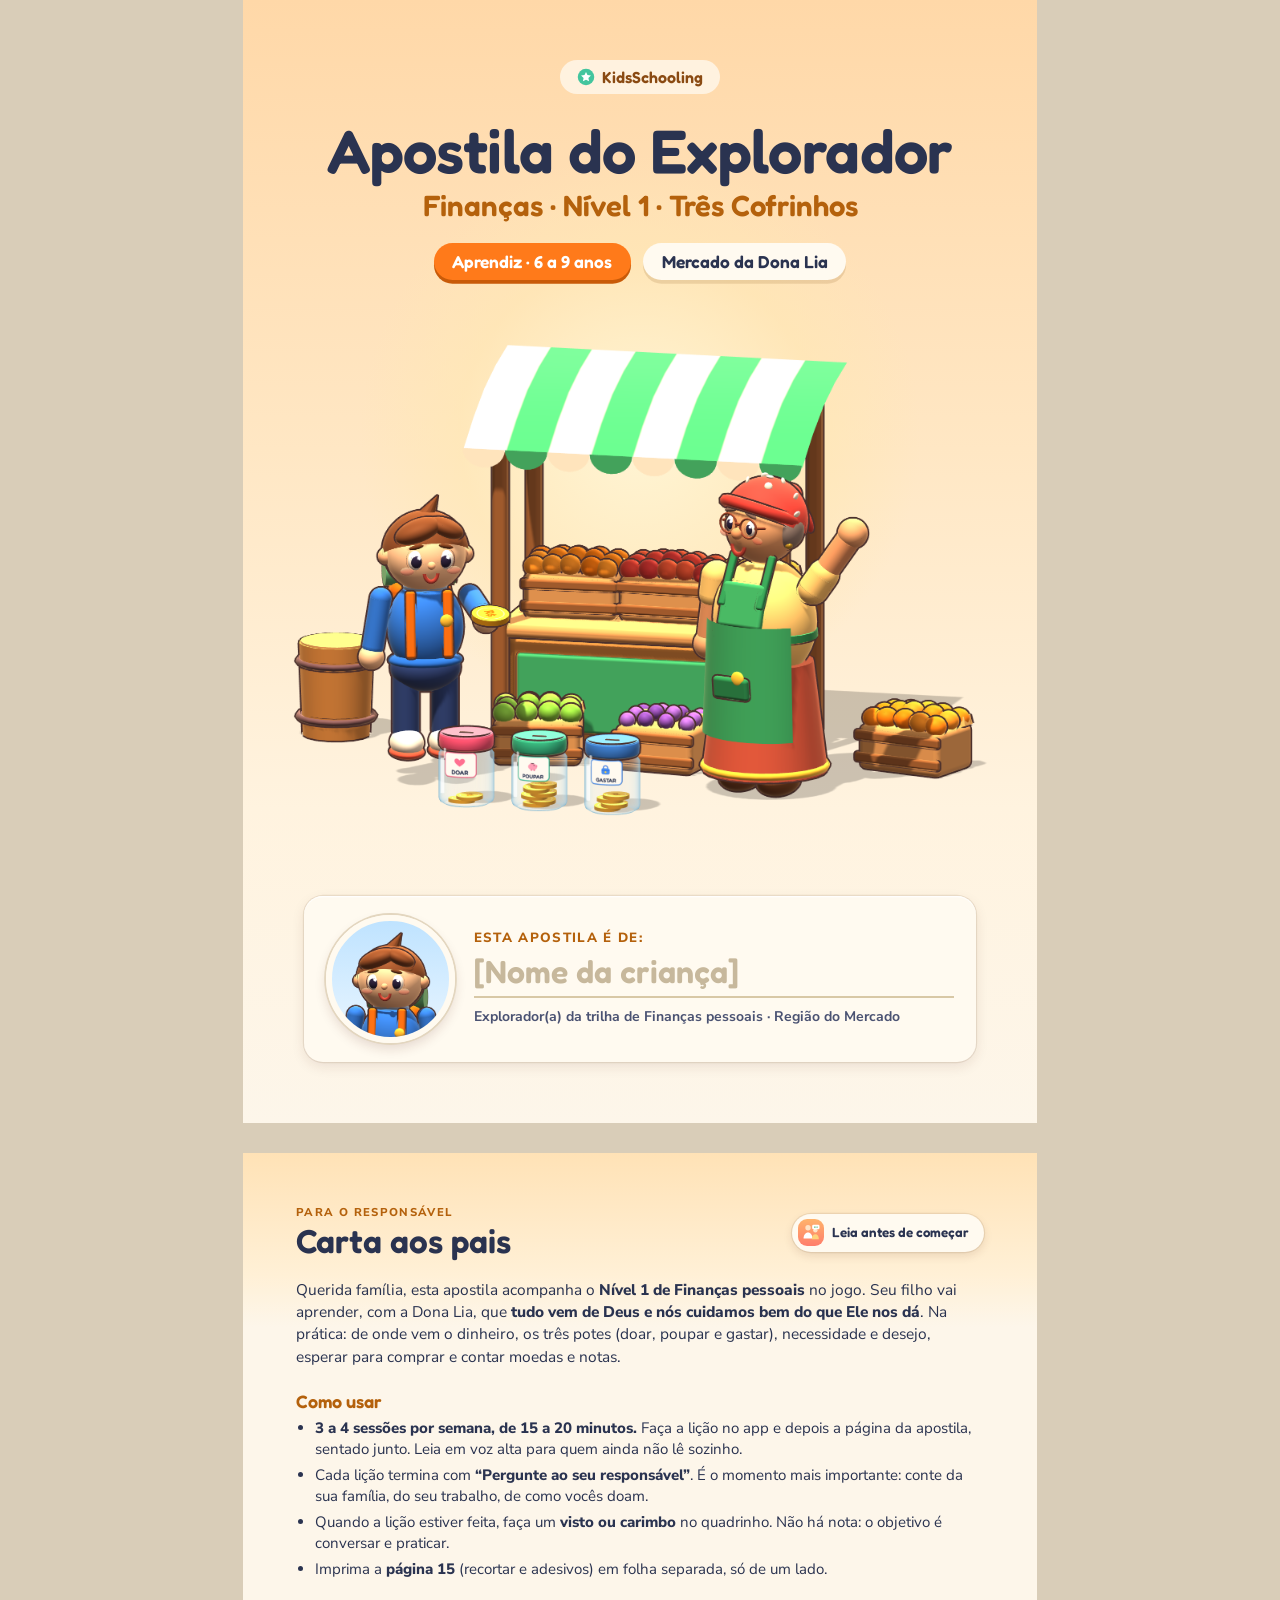
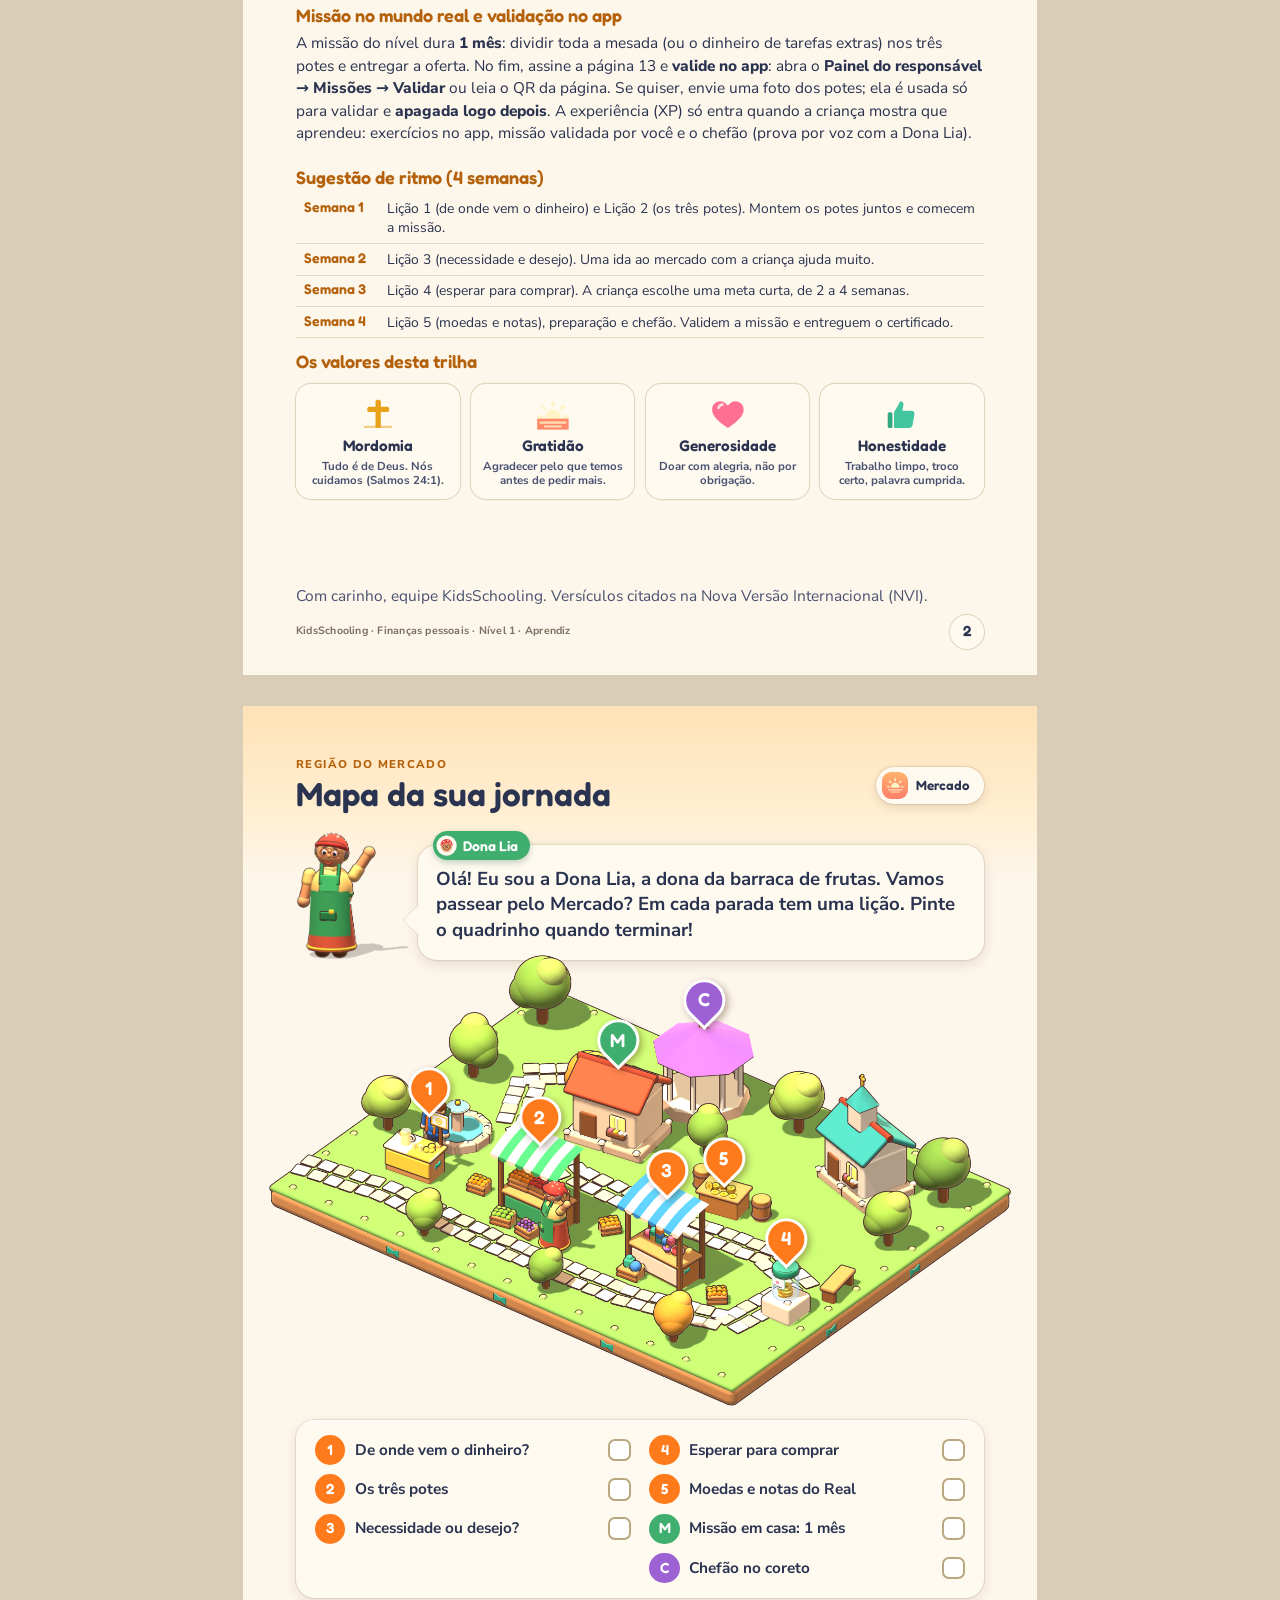
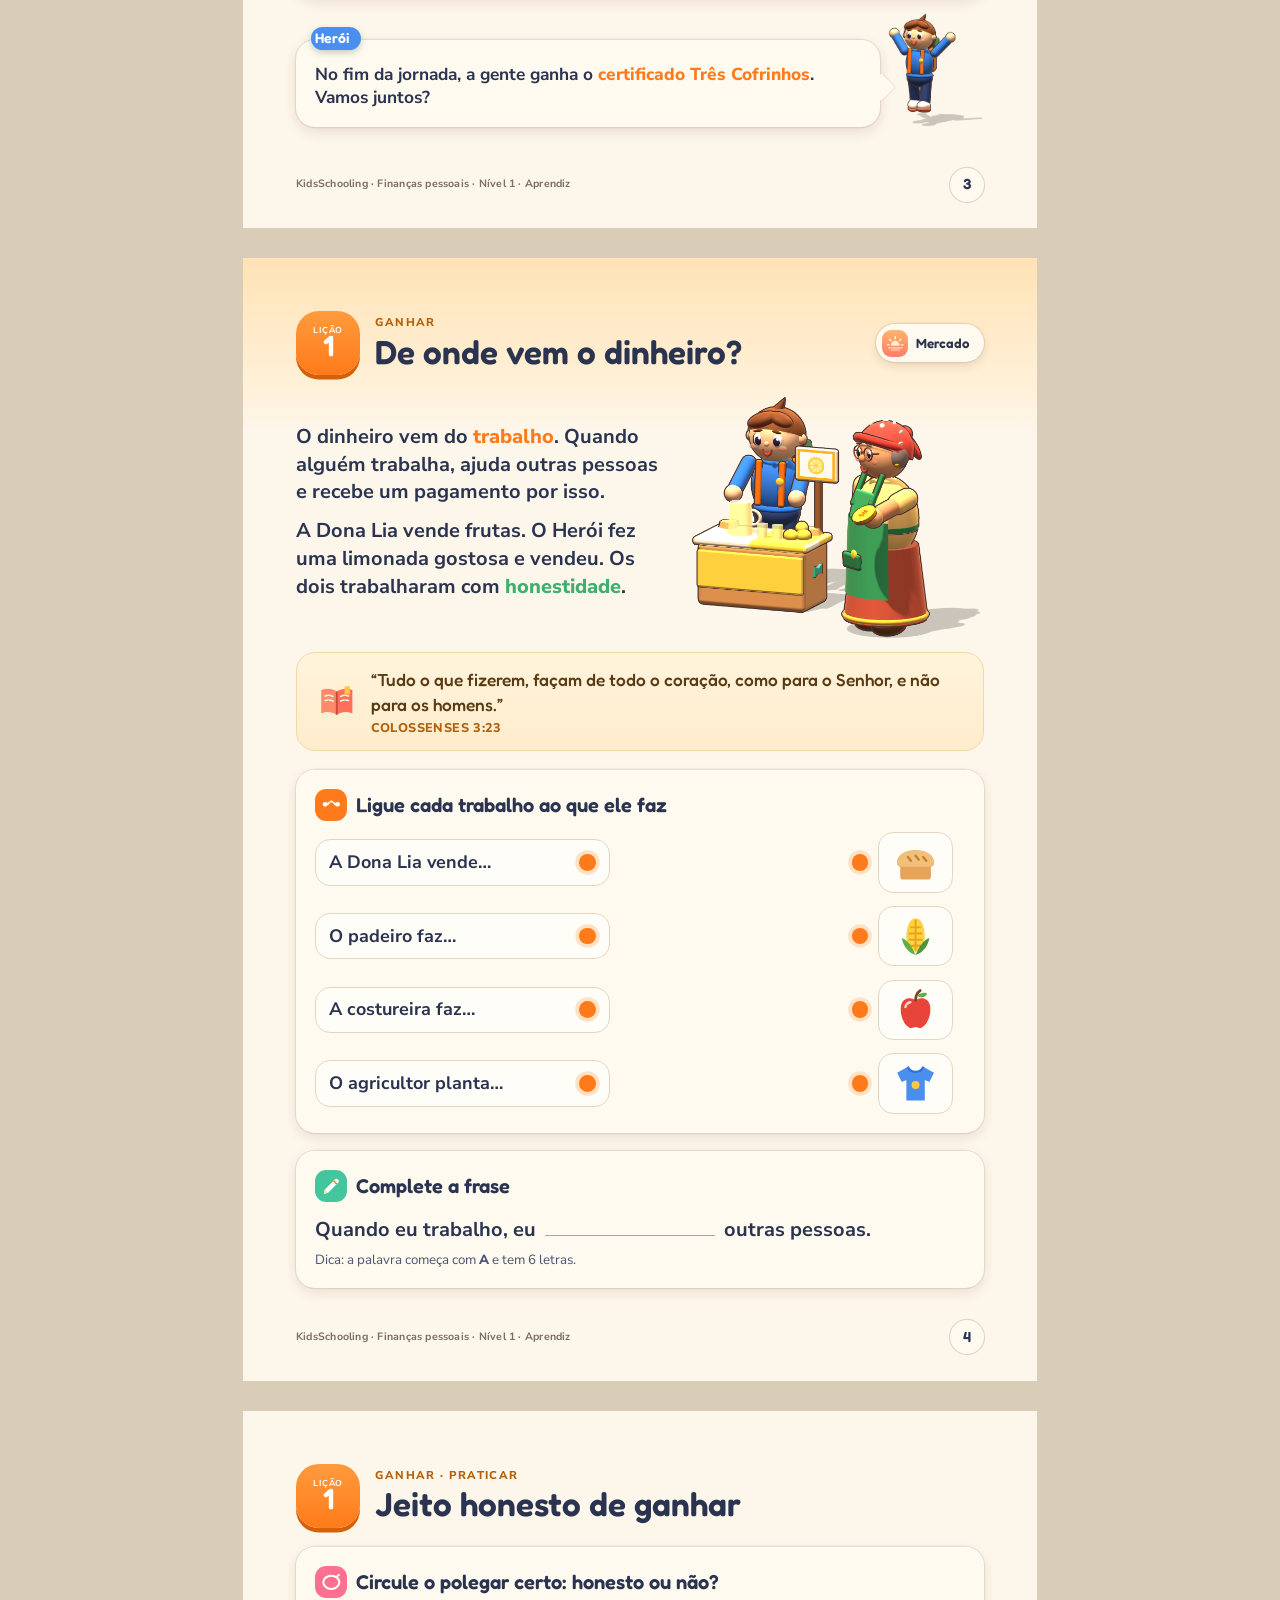
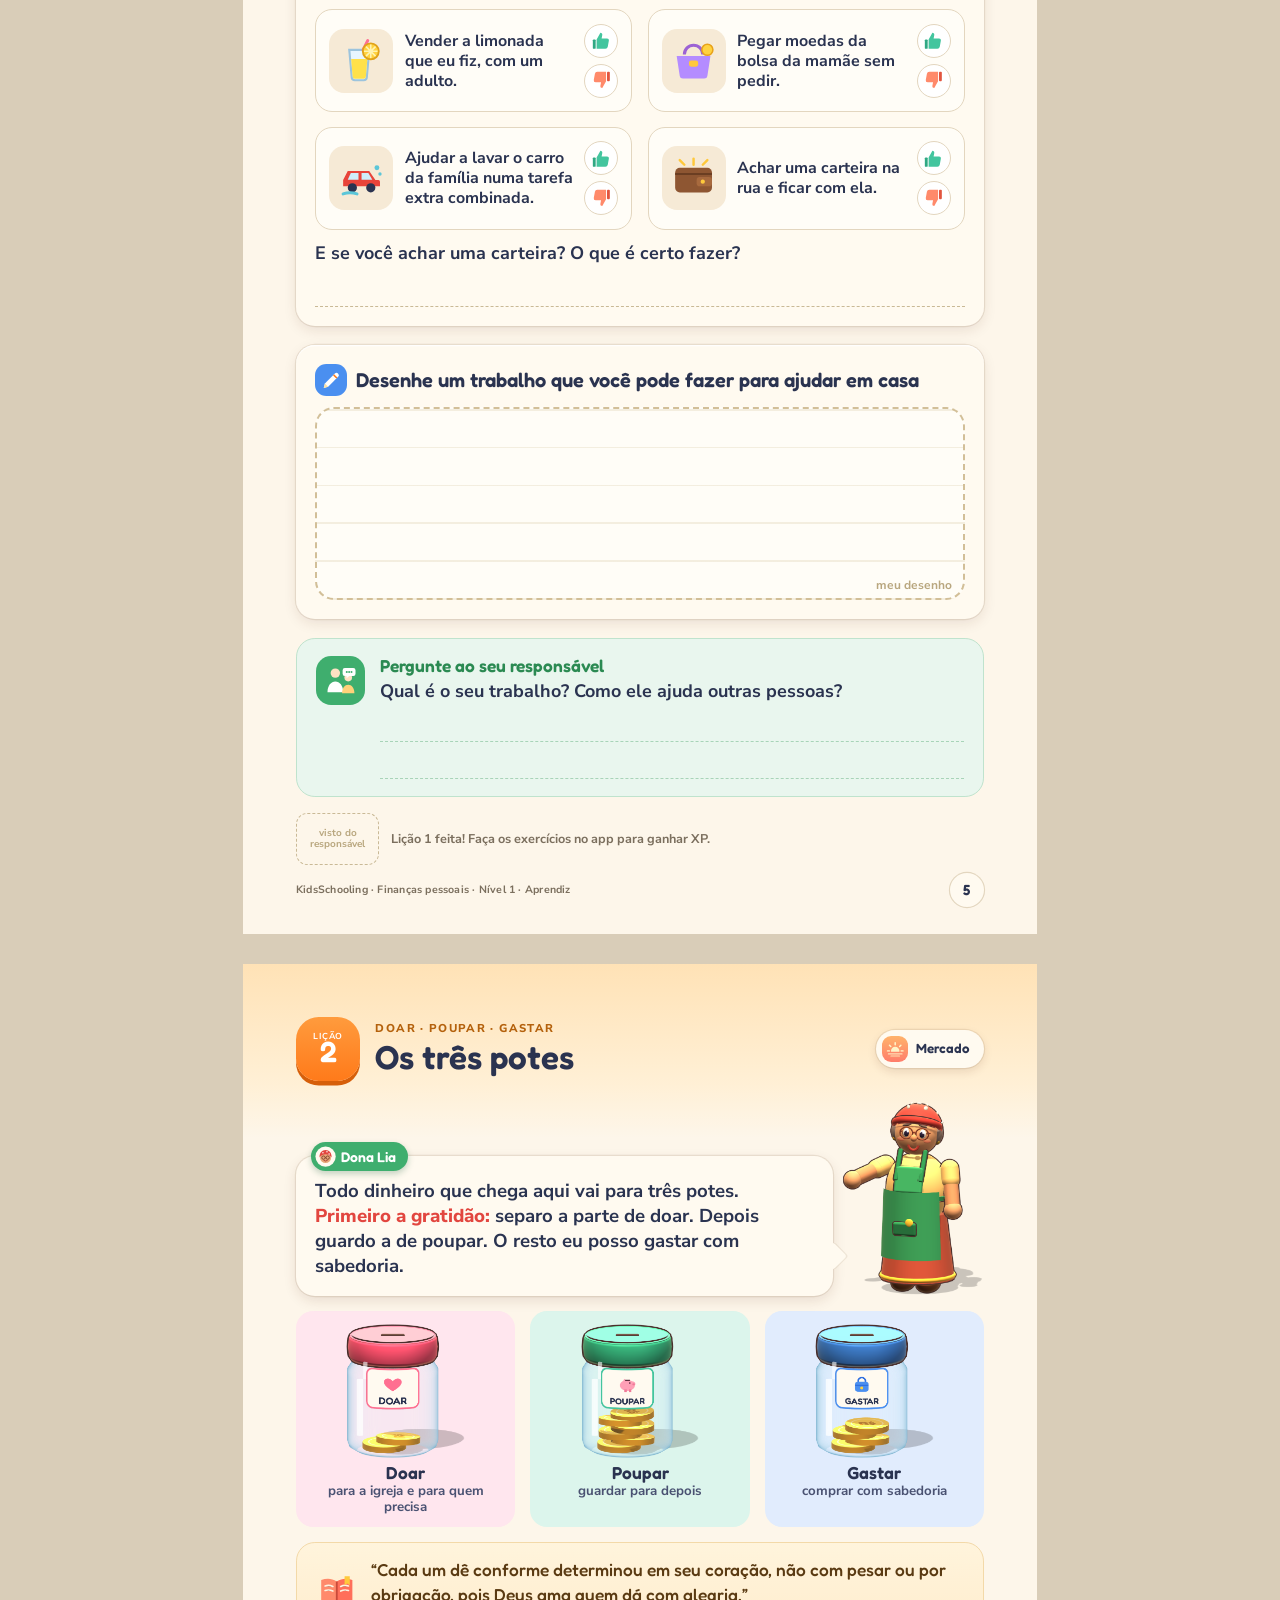
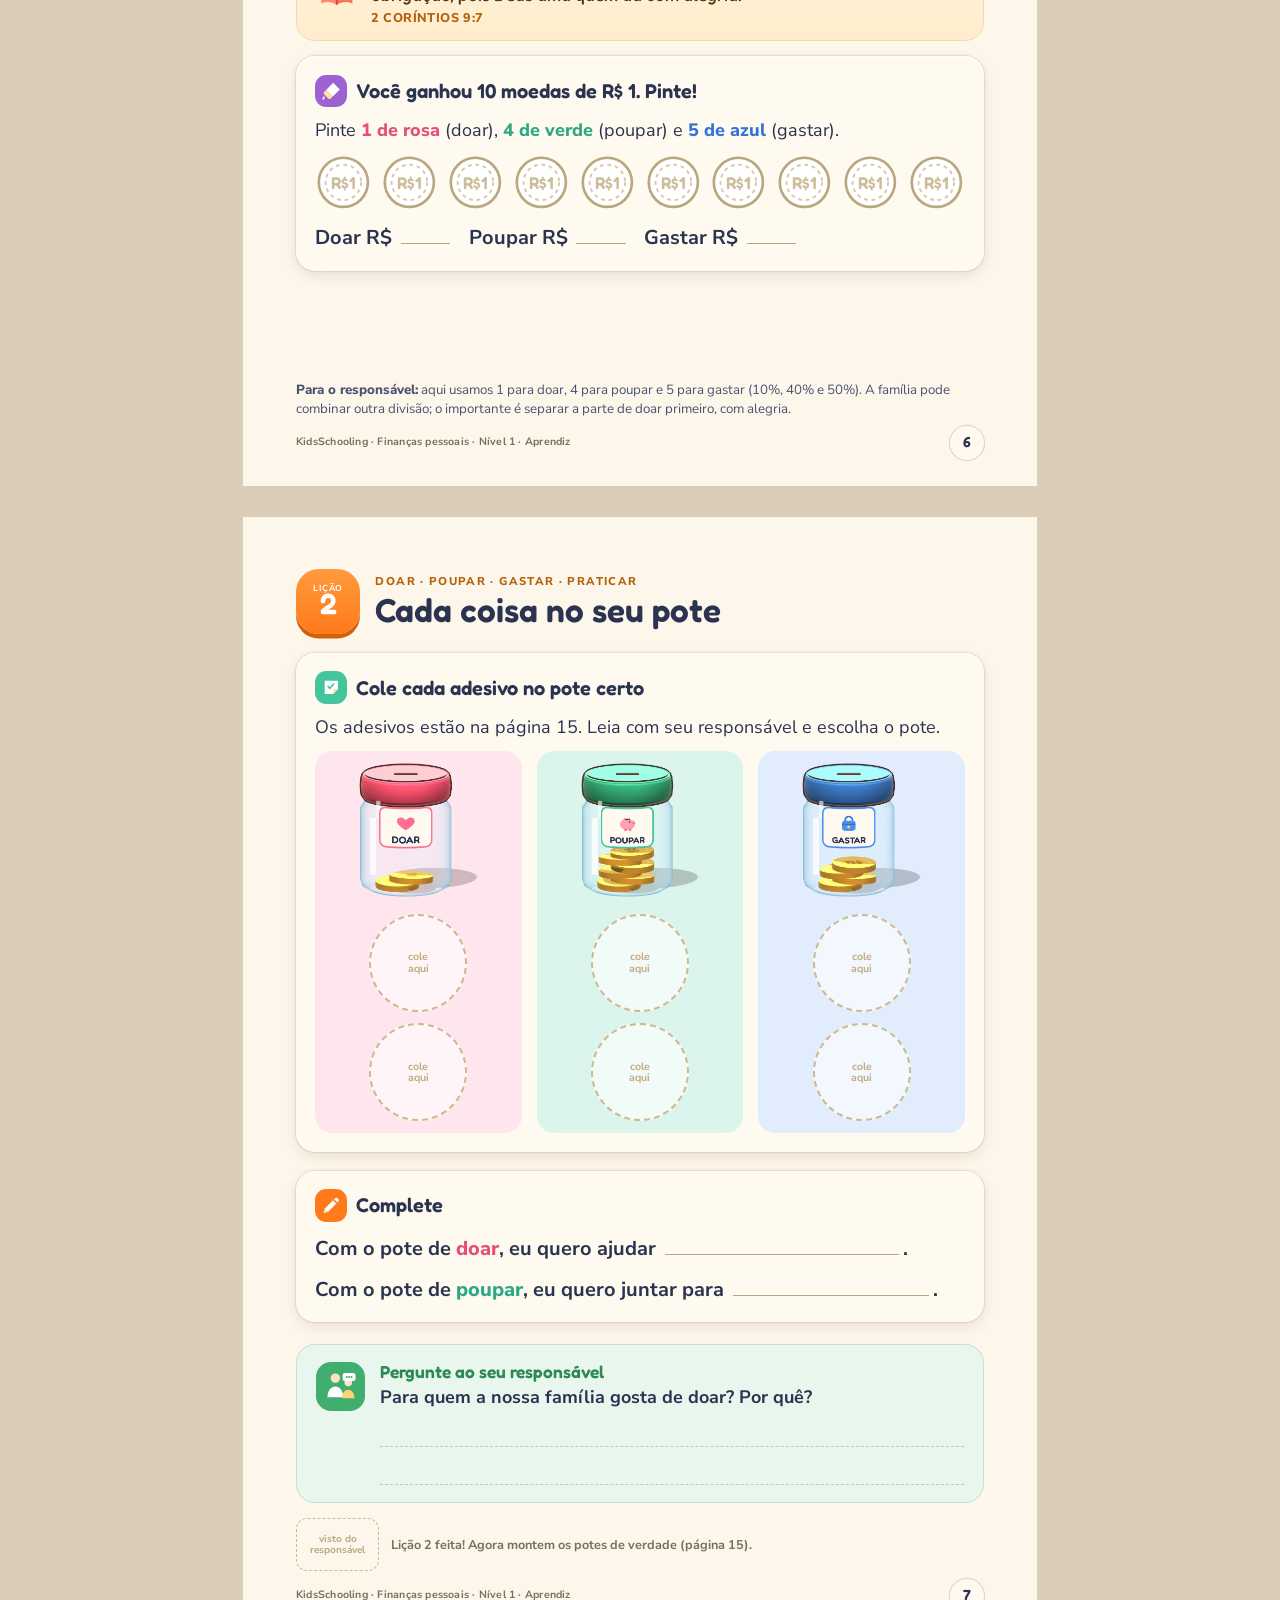
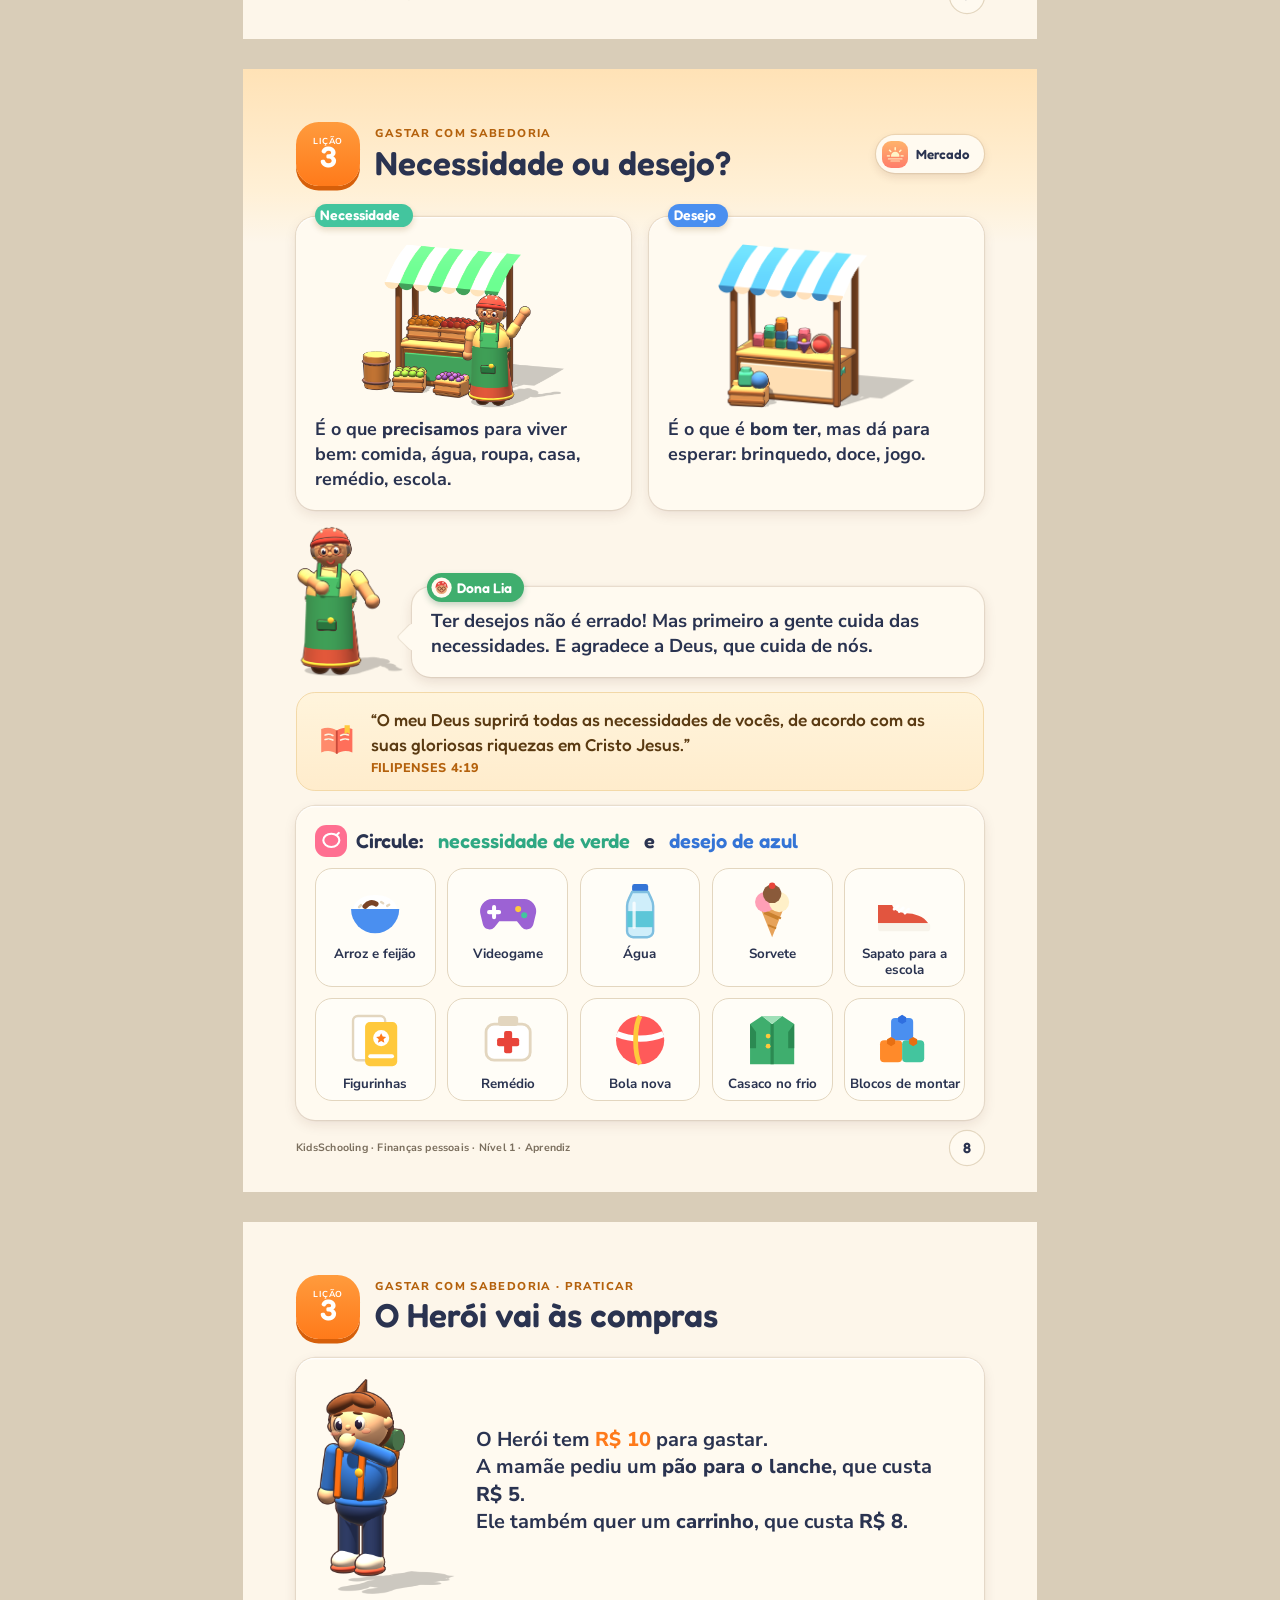
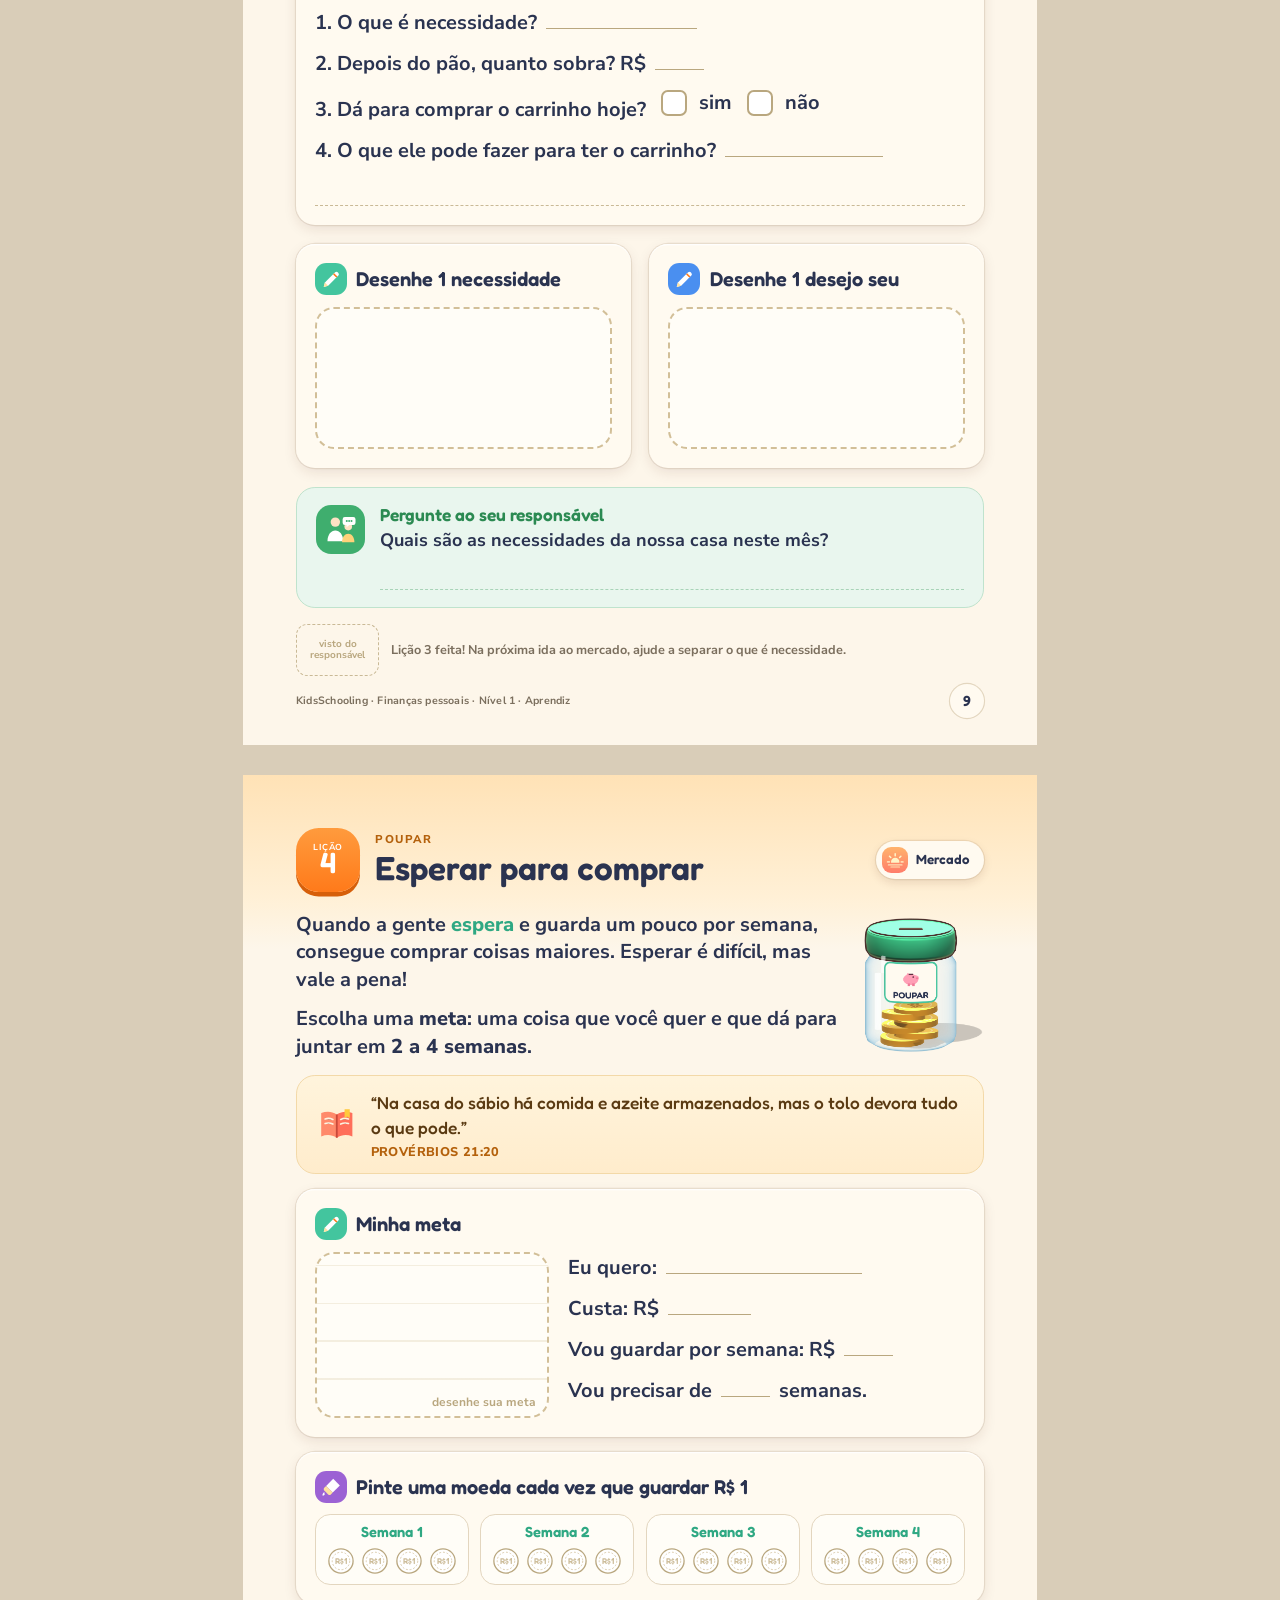
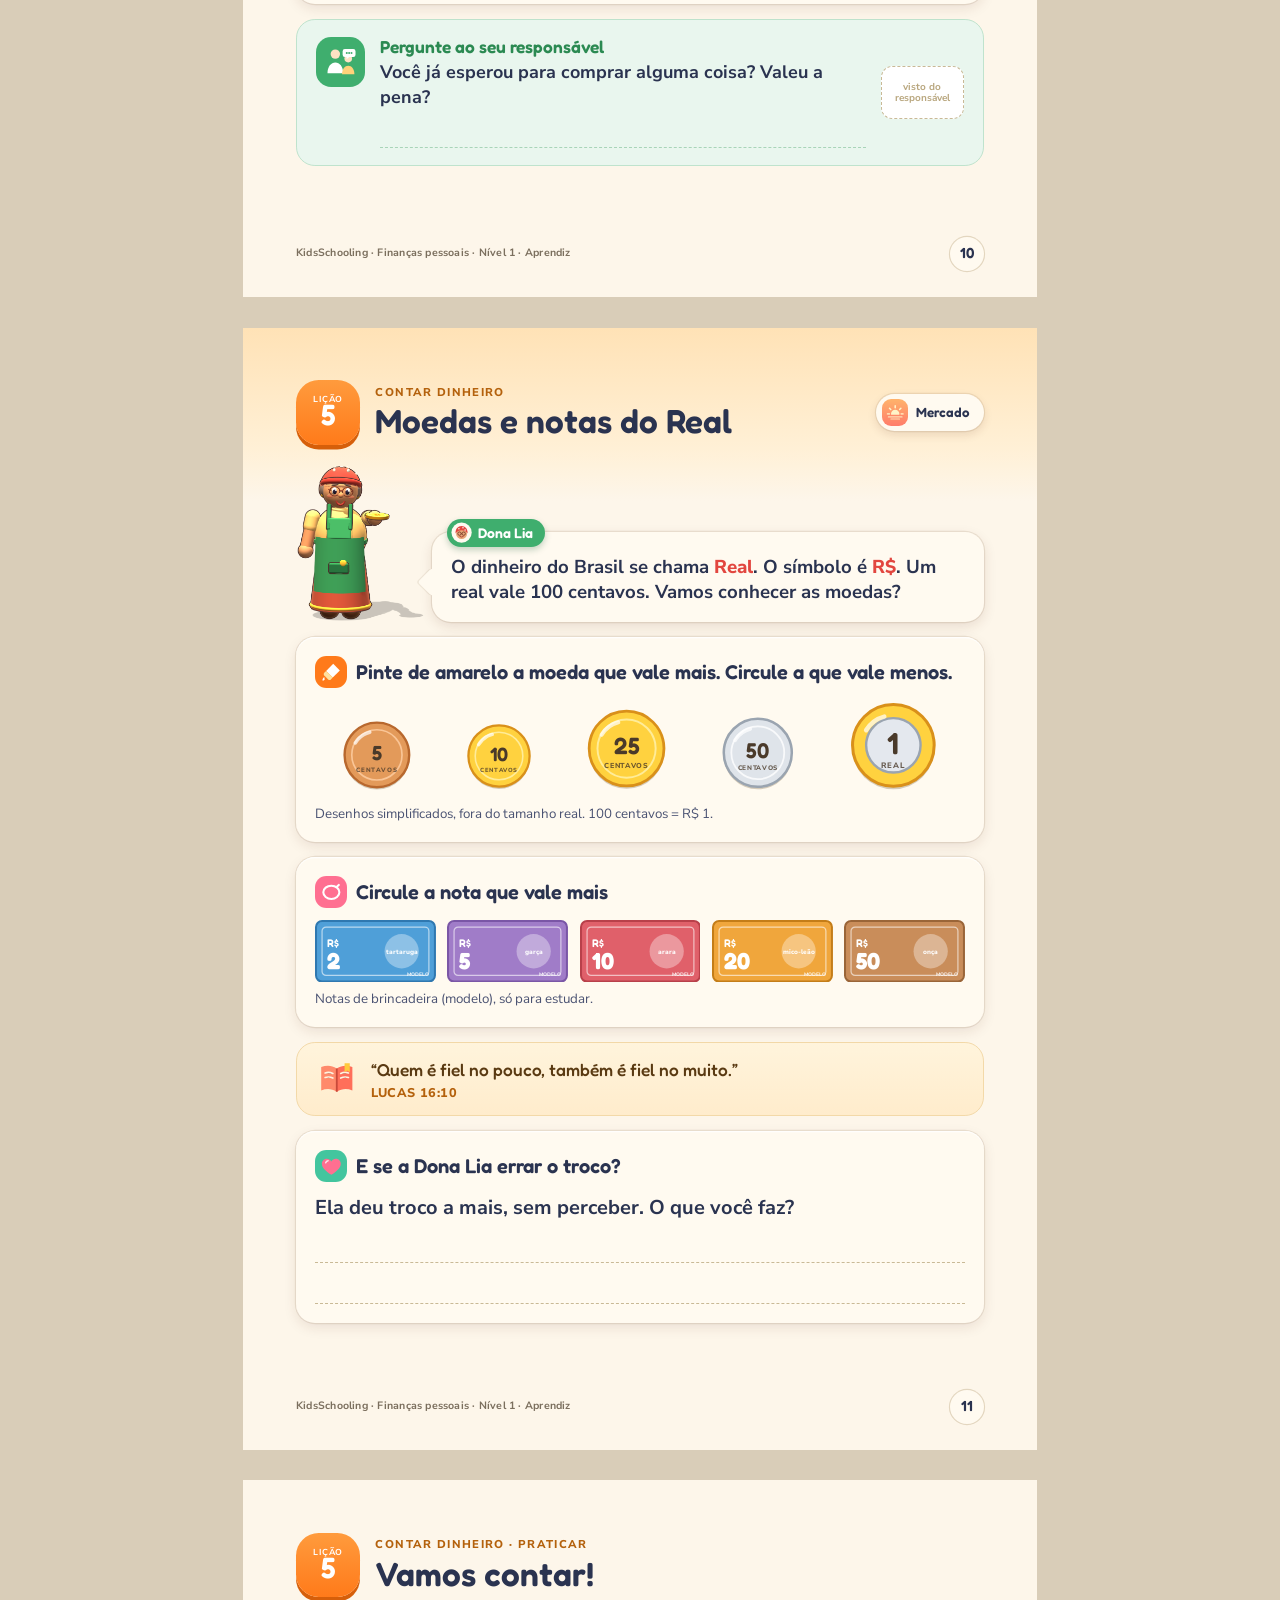
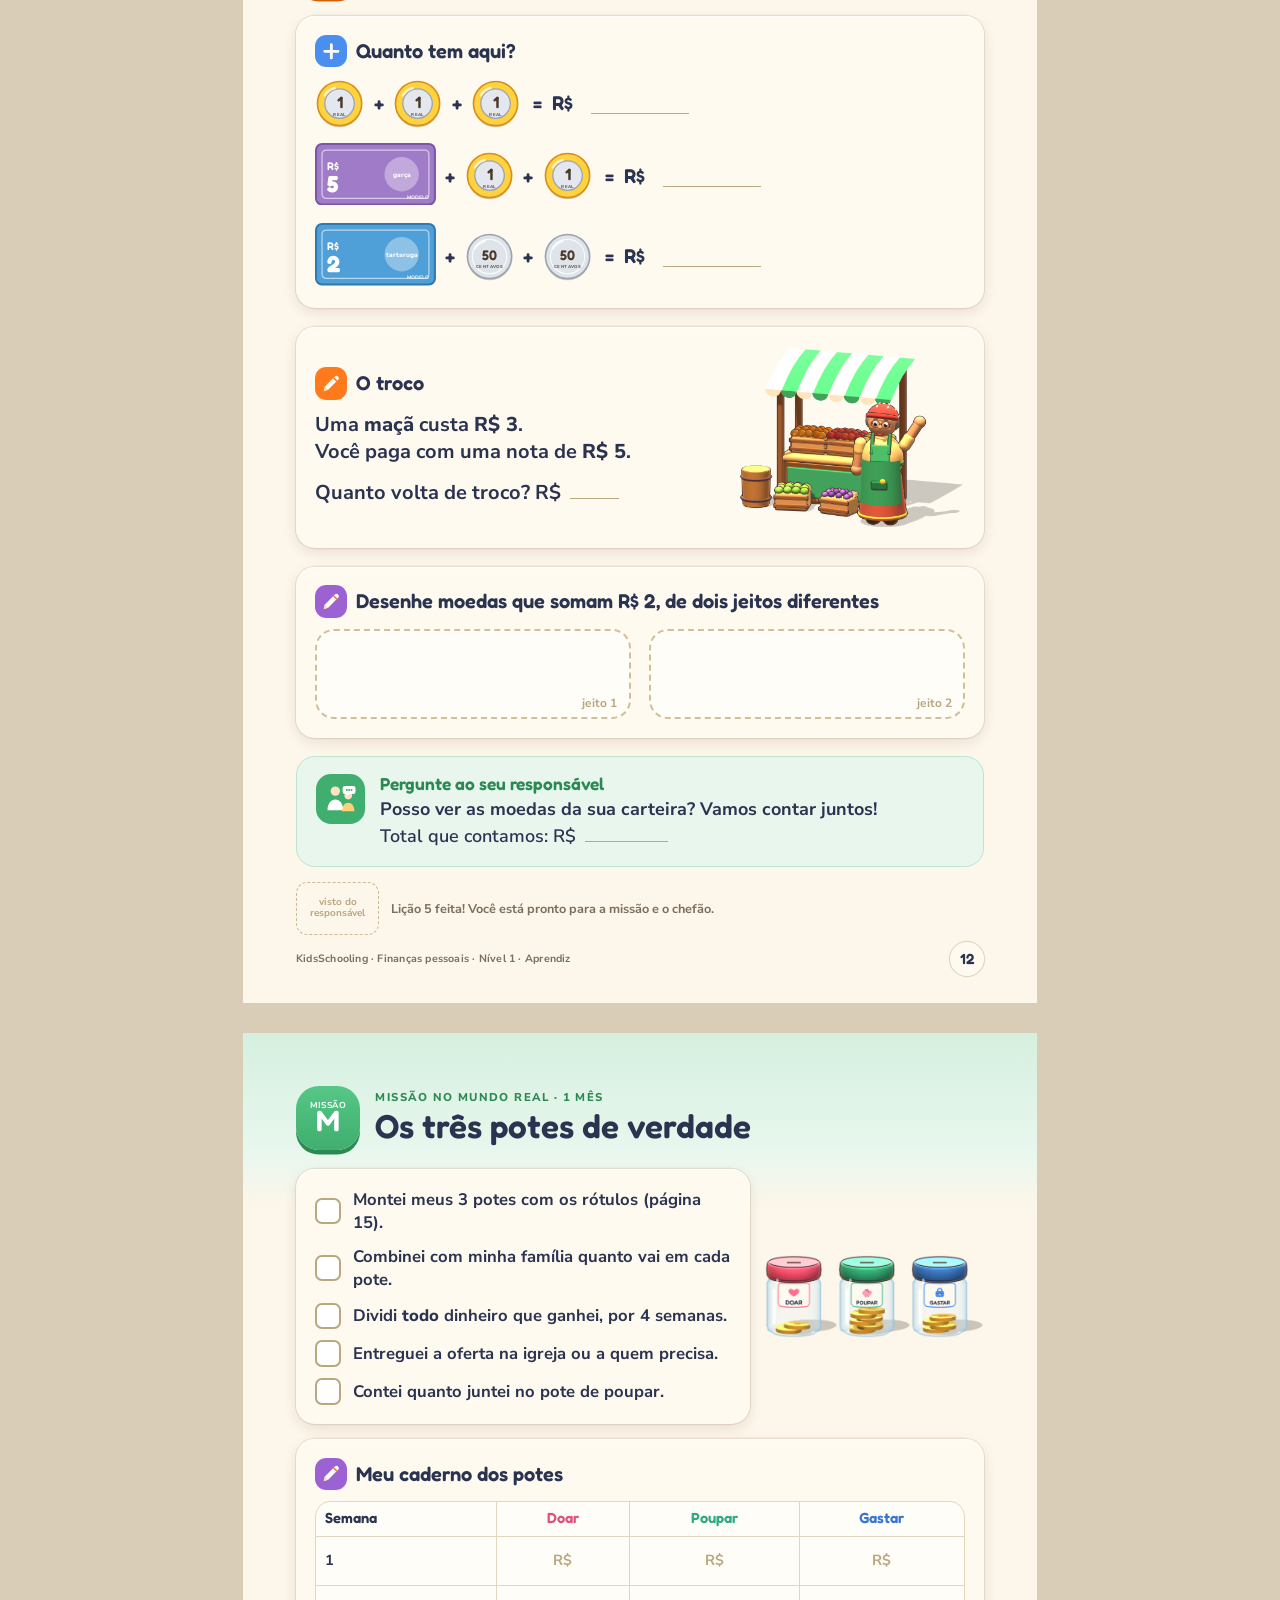
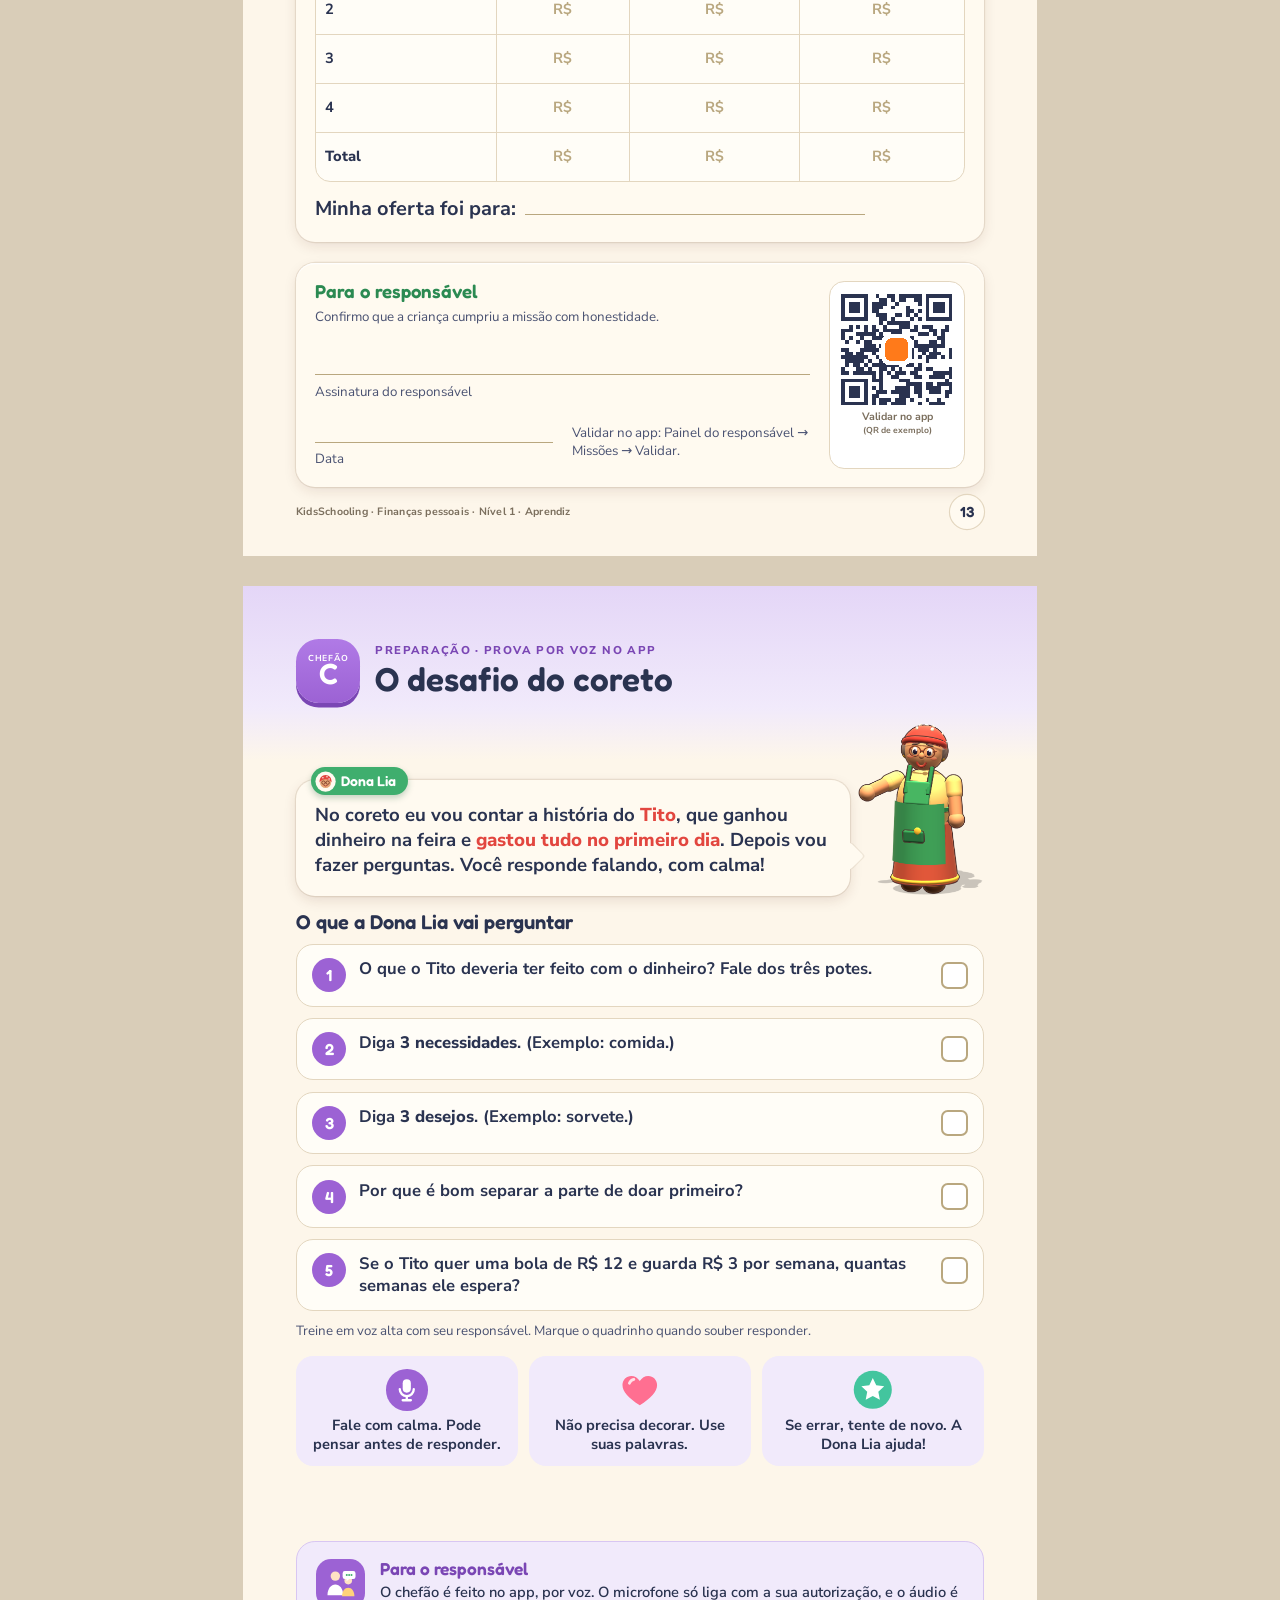
<file: apostila/amostra-financas-nivel1.html>
<!doctype html>
<html lang="pt-BR">
<head>
<meta charset="utf-8">
<meta name="viewport" content="width=device-width, initial-scale=1">
<title>Apostila do Explorador · Finanças · Nível 1</title>
<!-- Fontes: cópia local (fonts/) e, se houver rede, Google Fonts. Fallback: Baloo 2 / system-ui. -->
<link rel="stylesheet" href="fonts/fonts.css">
<link rel="preconnect" href="https://fonts.googleapis.com">
<link rel="stylesheet" href="https://fonts.googleapis.com/css2?family=Fredoka:wght@400..700&family=Nunito+Sans:ital,wght@0,400;0,600;0,700;0,800;1,400&display=swap">
<style>
@page { size: A4; margin: 0; }
:root {
  --ink: #2a3350; --ink2: #4a5272; --muted: #7b6f5e;
  --cream: #fffaf0; --paper: #fdf6ea; --sand: #f6ead6; --line: #e3d6bf;
  --orange: #ff7a1a; --orange2: #ff9b3d; --gold: #ffc93c; --gold2: #e8a21a;
  --lia: #3fae6e; --lia2: #2b8a52; --pink: #ff6f91; --pink2: #e2507a;
  --teal: #43c59e; --teal2: #2fa883; --blue: #4a8ff0; --blue2: #3474d6; --red: #e2463f;
  --display: 'Fredoka', 'Baloo 2', 'Trebuchet MS', system-ui, sans-serif;
  --body: 'Nunito Sans', 'Segoe UI', system-ui, -apple-system, sans-serif;
}
* { box-sizing: border-box; }
html, body { margin: 0; padding: 0; background: #d9cdb8; }
body { font-family: var(--body); color: var(--ink); font-size: 13.5pt; line-height: 1.38; -webkit-print-color-adjust: exact; print-color-adjust: exact; }
img { display: block; max-width: 100%; }
.page { position: relative; width: 210mm; height: 297mm; margin: 0 auto 8mm; background: var(--paper); overflow: hidden; page-break-after: always; break-after: page; padding: 14mm 14mm 18mm; isolation: isolate; display: flex; flex-direction: column; }
.page:last-child { page-break-after: auto; break-after: auto; }
@media print { html, body { background: none; } .page { margin: 0; } }
h1, h2, h3, h4 { font-family: var(--display); font-weight: 600; margin: 0; line-height: 1.1; color: var(--ink); }
p { margin: 0 0 3mm; }
b, strong { font-weight: 800; }

/* ---------- cabeçalho e rodapé de página ---------- */
.band { position: absolute; left: 0; right: 0; top: 0; height: 46mm; background: linear-gradient(180deg, #ffe2b6 0%, #fff0d6 70%, rgba(253,246,234,0) 100%); z-index: -1; }
.pg-head { display: flex; align-items: center; gap: 4mm; margin-bottom: 5mm; }
.lnum { flex: none; width: 17mm; height: 17mm; border-radius: 6mm; background: linear-gradient(180deg, var(--orange2), var(--orange)); color: #fff; display: grid; place-items: center; font: 600 22pt/1 var(--display); box-shadow: 0 1.2mm 0 #d65f0a; }
.lnum > div { text-align: center; }
.lnum small { display: block; font: 700 6.5pt/1 var(--body); letter-spacing: .08em; text-transform: uppercase; text-align: center; margin-bottom: -1mm; }
.pg-head .tt { flex: 1; min-width: 0; }
.eyebrow { font: 800 8.5pt/1.2 var(--body); letter-spacing: .12em; text-transform: uppercase; color: #b4610c; }
.pg-head h1 { font-size: 25pt; margin-top: 1mm; }
.region { flex: none; display: flex; align-items: center; gap: 2mm; background: var(--cream); border-radius: 99px; padding: 1.5mm 4mm 1.5mm 1.5mm; font: 600 10pt/1 var(--display); box-shadow: 0 0 0 .3mm rgba(120,90,50,.12), 0 1mm 2.5mm rgba(80,30,20,.12); }
.region i { width: 7mm; height: 7mm; border-radius: 2.4mm; background: linear-gradient(180deg,#ffb36b,#ff7d6b); display: grid; place-items: center; }
.region i svg { width: 5.4mm; height: 5.4mm; }
.pg-foot { position: absolute; left: 14mm; right: 14mm; bottom: 7mm; display: flex; justify-content: space-between; align-items: center; font: 700 8pt/1 var(--body); color: var(--muted); letter-spacing: .02em; }
.pg-foot .pn { font: 600 11pt/1 var(--display); color: var(--ink); background: var(--cream); border-radius: 99px; min-width: 9mm; height: 9mm; display: grid; place-items: center; box-shadow: 0 0 0 .3mm var(--line); }

/* ---------- cartões e caixas ---------- */
.card { background: var(--cream); border-radius: 5mm; box-shadow: 0 .3mm 0 rgba(255,255,255,.9) inset, 0 0 0 .3mm rgba(120,90,50,.13), 0 1.2mm 3.5mm rgba(80,30,20,.10); padding: 5mm; }
.tag { display: inline-flex; align-items: center; gap: 1.6mm; padding: 1.2mm 3.4mm 1.2mm 1.4mm; border-radius: 99px; font: 600 10.5pt/1 var(--display); color: #4a3208; background: var(--gold); box-shadow: 0 .8mm 1.6mm rgba(120,80,10,.2); }
.tag svg { width: 5.2mm; height: 5.2mm; }
.card > .tag:first-child { position: absolute; top: -3.4mm; left: 5mm; }
.card.has-tag { position: relative; padding-top: 7mm; }
.tag.pink { background: var(--pink); color: #fff; } .tag.green { background: var(--teal); color: #fff; } .tag.blue { background: var(--blue); color: #fff; } .tag.lia { background: var(--lia); color: #fff; } .tag.orange { background: var(--orange); color: #fff; }

/* fala da Dona Lia */
.talk { display: flex; align-items: flex-end; gap: 2mm; }
.talk .who { flex: none; }
.bubble { position: relative; background: var(--cream); border-radius: 5mm; padding: 6mm 5mm 4.5mm; box-shadow: 0 0 0 .3mm rgba(120,90,50,.13), 0 1.2mm 3.5mm rgba(80,30,20,.12); font-size: 14pt; line-height: 1.35; font-weight: 700; }
.bubble .nm { position: absolute; left: 4mm; top: -3.6mm; display: inline-flex; align-items: center; gap: 1.4mm; padding: 1mm 3.2mm 1mm 1mm; border-radius: 99px; background: var(--lia); color: #fff; font: 600 10.5pt/1.1 var(--display); box-shadow: 0 .8mm 1.6mm rgba(20,90,50,.25); }
.bubble .nm svg { width: 5.6mm; height: 5.6mm; }
.bubble b { color: var(--red); }
.bubble.left-tail::after { content: ""; position: absolute; left: -2.6mm; bottom: 8mm; width: 5.2mm; height: 5.2mm; background: var(--cream); transform: rotate(45deg); border-radius: .8mm; box-shadow: -.3mm .3mm 0 rgba(120,90,50,.10); }
.bubble.right-tail::after { content: ""; position: absolute; right: -2.6mm; bottom: 8mm; width: 5.2mm; height: 5.2mm; background: var(--cream); transform: rotate(45deg); border-radius: .8mm; box-shadow: .3mm -.3mm 0 rgba(120,90,50,.10); }

/* versículo */
.verse { display: flex; gap: 3.5mm; align-items: center; background: linear-gradient(180deg,#fff4dc,#ffeccc); border-radius: 5mm; padding: 4mm 5mm; border: .4mm solid #f3d9a8; }
.verse svg { flex: none; width: 11mm; height: 11mm; }
.verse q { quotes: "“" "”"; font: 500 13pt/1.32 var(--display); color: #5a3a12; }
.verse cite { display: block; margin-top: 1.2mm; font: 800 9.5pt/1 var(--body); font-style: normal; color: #b4610c; letter-spacing: .03em; }

/* exercícios */
.ex { position: relative; }
.ex h3 { font-size: 15pt; display: flex; align-items: center; gap: 2.4mm; margin-bottom: 3mm; }
.ex h3 .k { flex: none; display: grid; place-items: center; width: 8.5mm; height: 8.5mm; border-radius: 3mm; color: #fff; }
.ex h3 .k svg { width: 6mm; height: 6mm; }
.k.c1 { background: var(--orange); } .k.c2 { background: var(--teal); } .k.c3 { background: var(--blue); } .k.c4 { background: var(--pink); } .k.c5 { background: #9c62d4; }
.wl { border-bottom: .45mm dashed #c9b996; height: 11mm; }
.blank { display: inline-block; min-width: 22mm; border-bottom: .5mm solid #b9a77f; height: 1.1em; vertical-align: baseline; margin: 0 1mm; }
.blank.s { min-width: 13mm; }
.drawbox { border: .6mm dashed #d2bf98; border-radius: 5mm; background: repeating-linear-gradient(0deg, rgba(0,0,0,0) 0 9.6mm, rgba(210,191,152,.25) 9.6mm 10mm), #fffdf7; display: flex; align-items: flex-end; justify-content: flex-end; padding: 2mm 3mm; color: #b9a77f; font: 700 9pt/1 var(--body); }
.drawbox.plain { background: #fffdf7; }

/* pergunte ao responsável */
.ask { display: flex; gap: 4mm; align-items: flex-start; background: #e9f6ee; border-radius: 5mm; padding: 4.5mm 5mm; border: .4mm solid #bfe3cd; }
.ask .ic { flex: none; width: 13mm; height: 13mm; border-radius: 4mm; background: var(--lia); display: grid; place-items: center; }
.ask .ic svg { width: 9.5mm; height: 9.5mm; }
.ask h4 { font-size: 13pt; color: var(--lia2); margin-bottom: 1mm; }
.ask p { margin: 0; font-weight: 700; }
.ask .wl { border-color: #a8d4b8; height: 10mm; }

.check { display: flex; gap: 3mm; align-items: center; }
.box { flex: none; width: 7mm; height: 7mm; border: .6mm solid #b9a77f; border-radius: 1.8mm; background: #fff; }
.visto { display: flex; align-items: center; gap: 3mm; font: 700 9.5pt/1.2 var(--body); color: var(--muted); }
.stamp { width: 22mm; height: 14mm; border: .5mm dashed #c9b996; border-radius: 3mm; display: grid; place-items: center; font: 700 7.5pt/1.1 var(--body); color: #b9a77f; text-align: center; }

.grid2 { display: grid; grid-template-columns: 1fr 1fr; gap: 5mm; }
.row { display: flex; gap: 5mm; }
.grow { flex: 1; min-width: 0; }
.mt2 { margin-top: 2mm; } .mt3 { margin-top: 3mm; } .mt4 { margin-top: 4mm; } .mt5 { margin-top: 5mm; } .mt6 { margin-top: 6mm; }
.big { font-size: 15pt; font-weight: 700; line-height: 1.38; }
.center { text-align: center; }
.small { font-size: 10pt; color: var(--ink2); }
.spacer { flex: 1; }

/* ---------- capa ---------- */
.cover { padding: 0; background: linear-gradient(180deg, #ffd8a8 0%, #ffe7c4 40%, #fff3df 72%, #fdf6ea 100%); }
.cover .sun { position: absolute; width: 150mm; height: 150mm; left: 30mm; top: 40mm; border-radius: 50%; z-index: -1; background: radial-gradient(circle, rgba(255,246,214,.95) 0%, rgba(255,232,180,.6) 45%, rgba(255,220,160,0) 70%); }
.cover .top { padding: 16mm 16mm 0; text-align: center; }
.cover .brand { display: inline-flex; align-items: center; gap: 2mm; font: 600 12pt/1 var(--display); color: #8a4a12; background: rgba(255,250,240,.75); padding: 2mm 4.5mm; border-radius: 99px; }
.cover h1 { font-size: 46pt; line-height: .98; margin-top: 7mm; color: #2a3350; letter-spacing: -.01em; }
.cover h1 span { display: block; font-size: 22pt; color: #b4610c; margin-top: 3mm; letter-spacing: 0; }
.cover .pills { display: flex; justify-content: center; gap: 3mm; margin-top: 6mm; }
.cover .pill { font: 600 13pt/1 var(--display); padding: 2.6mm 5mm; border-radius: 99px; background: var(--cream); box-shadow: 0 1mm 0 rgba(150,100,40,.18); }
.cover .pill.o { background: var(--orange); color: #fff; box-shadow: 0 1mm 0 #c85a08; }
.cover .art { position: absolute; left: 12mm; right: 12mm; top: 90mm; }
.cover .art img { width: 100%; }
.cover .owner { position: absolute; left: 16mm; right: 16mm; bottom: 16mm; display: flex; align-items: center; gap: 5mm; padding: 5mm 6mm; }
.avatar { flex: none; width: 34mm; height: 34mm; border-radius: 50%; background: linear-gradient(180deg,#bfe3ff,#e8f5ff); border: 1.6mm solid var(--cream); box-shadow: 0 0 0 .5mm var(--line), 0 1.5mm 3mm rgba(80,30,20,.15); overflow: hidden; position: relative; }
.avatar img { position: absolute; width: 92%; left: 4%; top: 9%; }
.avatar .lv { position: absolute; }
.owner .lbl { font: 800 10pt/1 var(--body); letter-spacing: .1em; text-transform: uppercase; color: #b4610c; }
.owner .name { margin-top: 3mm; font: 600 24pt/1 var(--display); color: #c7b89c; border-bottom: .7mm solid #d8c8a6; padding-bottom: 2mm; }
.owner .sub { margin-top: 2.6mm; font: 700 10.5pt/1.3 var(--body); color: var(--ink2); }

/* mapa */
.map-wrap { position: relative; margin: -2mm -8mm 0; }
.map-wrap img { width: 100%; }
.mk { position: absolute; transform: translate(-50%, -100%); display: flex; flex-direction: column; align-items: center; }
.mk .pin { width: 11mm; height: 11mm; border-radius: 50% 50% 50% 0; transform: rotate(-45deg); background: var(--orange); border: .9mm solid #fff; box-shadow: 0 1mm 2mm rgba(60,30,10,.35); display: grid; place-items: center; }
.mk .pin span { transform: rotate(45deg); font: 600 14pt/1 var(--display); color: #fff; }
.mk.m .pin { background: var(--lia); } .mk.c .pin { background: #9c62d4; }
.legend { display: grid; grid-template-columns: 1fr 1fr; gap: 2.4mm 5mm; }
.legend .it { display: flex; align-items: center; gap: 2.6mm; font: 700 11.5pt/1.2 var(--body); }
.legend .n { flex: none; width: 8mm; height: 8mm; border-radius: 50%; display: grid; place-items: center; background: var(--orange); color: #fff; font: 600 11pt/1 var(--display); }
.legend .n.m { background: var(--lia); } .legend .n.c { background: #9c62d4; }
.legend .box { width: 6mm; height: 6mm; margin-left: auto; }

/* ligar */
.match { display: grid; grid-template-columns: 78mm 1fr 30mm; row-gap: 3.5mm; align-items: center; }
.match .l { background: #fffdf7; border: .4mm solid var(--line); border-radius: 4mm; padding: 2.6mm 3.5mm; font-weight: 700; display: flex; align-items: center; justify-content: space-between; gap: 2mm; }
.dot { flex: none; width: 4.4mm; height: 4.4mm; border-radius: 50%; background: var(--orange); box-shadow: 0 0 0 1mm #ffe2c4; }
.match .r { display: flex; align-items: center; gap: 2.5mm; }
.match .r .pic { width: 20mm; height: 16mm; border-radius: 4mm; background: #fffdf7; border: .4mm solid var(--line); display: grid; place-items: center; }
.match .r .pic svg { width: 13mm; height: 13mm; }

/* cartões de honestidade */
.choices { display: grid; grid-template-columns: 1fr 1fr; gap: 4mm; }
.choice { background: #fffdf7; border: .4mm solid var(--line); border-radius: 4.5mm; padding: 3.5mm; display: flex; gap: 3mm; align-items: center; }
.choice .pic { flex: none; width: 17mm; height: 17mm; border-radius: 4mm; background: var(--sand); display: grid; place-items: center; }
.choice .pic svg { width: 13mm; height: 13mm; }
.choice .tx { flex: 1; font-weight: 700; font-size: 12pt; line-height: 1.25; }
.thumbs { display: flex; flex-direction: column; gap: 1.6mm; }
.thumbs span { width: 9mm; height: 9mm; border-radius: 50%; border: .5mm solid var(--line); display: grid; place-items: center; background: #fff; }
.thumbs svg { width: 6mm; height: 6mm; }

/* moedas para pintar */
.coins-row { display: flex; justify-content: space-between; gap: 1.5mm; }
.coins-row svg { width: 15mm; height: 15mm; }
.split { display: grid; grid-template-columns: repeat(3, 1fr); gap: 4mm; }
.split .s { border-radius: 4.5mm; padding: 3mm; text-align: center; font: 600 13pt/1.2 var(--display); }
.split .s img { height: 36mm; margin: 0 auto 1mm; }
.s.d { background: #ffe6ee; } .s.p { background: #dcf5ec; } .s.g { background: #e1ecfd; }

/* adesivos */
.sticker-slot { width: 26mm; height: 26mm; border-radius: 50%; border: .7mm dashed #cdb98f; display: grid; place-items: center; color: #c1ad83; font: 700 8pt/1.1 var(--body); text-align: center; background: rgba(255,255,255,.6); }
.jarcol { border-radius: 5mm; padding: 3mm 3mm 4mm; display: flex; flex-direction: column; align-items: center; gap: 3mm; }
.jarcol img { height: 36mm; }

/* necessidade x desejo */
.items { display: grid; grid-template-columns: repeat(5, 1fr); gap: 3mm; }
.item { background: #fffdf7; border: .4mm solid var(--line); border-radius: 4.5mm; padding: 2.5mm 1mm 2mm; text-align: center; font: 700 10pt/1.15 var(--body); }
.item svg { width: 17mm; height: 17mm; display: block; margin: 0 auto 1.2mm; }

/* meta */
.goal { display: grid; grid-template-columns: 62mm 1fr; gap: 5mm; }
.weeks { display: grid; grid-template-columns: repeat(4, 1fr); gap: 3mm; }
.week { background: #fffdf7; border: .4mm solid var(--line); border-radius: 4mm; padding: 2.5mm; text-align: center; }
.week .wt { font: 600 11pt/1 var(--display); color: var(--teal2); margin-bottom: 2mm; }
.week .cc { display: grid; grid-template-columns: repeat(4, 1fr); gap: .8mm; justify-items: center; }
.week .cc svg { width: 7.4mm; height: 7.4mm; }

/* moedas do Real */
.real { display: flex; justify-content: space-around; align-items: flex-end; }
.real .c { text-align: center; }
.real .c .v { margin-top: 2mm; }
.notes { display: grid; grid-template-columns: repeat(5, 1fr); gap: 3mm; }
.note svg { width: 100%; height: auto; display: block; }
.sum { display: flex; align-items: center; gap: 2.5mm; font: 600 15pt/1 var(--display); flex-wrap: wrap; }
.sum svg { width: 13mm; height: 13mm; }
.sum .eq { margin-left: 1mm; }
.sum .nt svg { width: 32mm; height: auto; }

/* missão */
.mission-top { display: grid; grid-template-columns: 1fr 58mm; gap: 4mm; align-items: center; }
.cl { display: flex; flex-direction: column; gap: 3mm; }
.cl .check { font-weight: 700; font-size: 12.5pt; }
table.log { width: 100%; border-collapse: separate; border-spacing: 0; font: 700 11pt/1.2 var(--body); background: #fffdf7; border-radius: 4mm; overflow: hidden; border: .4mm solid var(--line); }
table.log th { font: 600 11pt/1 var(--display); padding: 2.5mm; text-align: center; }
table.log td { border-top: .4mm solid var(--line); height: 13mm; padding: 0 2.5mm; text-align: center; color: #b9a77f; }
table.log td:first-child { text-align: left; color: var(--ink); }
table.log td + td, table.log th + th { border-left: .4mm solid var(--line); }
.sign { display: grid; grid-template-columns: 1fr 36mm; gap: 5mm; align-items: stretch; }
.sigline { border-bottom: .5mm solid #b9a77f; height: 13mm; }
.qr { background: #fff; border-radius: 4mm; padding: 3mm; border: .4mm solid var(--line); text-align: center; }
.qr svg { width: 100%; height: auto; display: block; }
.qr div { font: 700 8pt/1.2 var(--body); color: var(--muted); margin-top: 1.5mm; }

/* chefão */
.boss-q { display: flex; gap: 3.5mm; align-items: flex-start; background: #fffdf7; border: .4mm solid var(--line); border-radius: 4.5mm; padding: 3.5mm 4mm; }
.boss-q .n { flex: none; width: 9mm; height: 9mm; border-radius: 50%; background: #9c62d4; color: #fff; display: grid; place-items: center; font: 600 12pt/1 var(--display); }
.boss-q .q { flex: 1; font-weight: 700; font-size: 12.5pt; line-height: 1.3; }
.boss-q .box { margin-top: 1mm; }
.tips { display: grid; grid-template-columns: repeat(3, 1fr); gap: 3mm; }
.tip { background: #f1eafb; border-radius: 4.5mm; padding: 3.5mm; font-weight: 700; font-size: 11pt; line-height: 1.25; text-align: center; }
.tip svg { width: 11mm; height: 11mm; margin: 0 auto 1.5mm; display: block; }
.tip svg.mic { background: #9c62d4; border-radius: 50%; padding: 1.8mm; }

/* recortar */
.cut { border: .6mm dashed #8f7f62; border-radius: 4mm; position: relative; }
.scis { position: absolute; top: -3.8mm; left: 6mm; background: var(--paper); padding: 0 1mm; }
.scis svg { width: 7mm; height: 7mm; }
.labels { display: grid; grid-template-columns: repeat(3, 1fr); gap: 4mm; }
.lab { height: 72mm; border-radius: 4mm; position: relative; display: flex; flex-direction: column; align-items: center; justify-content: center; text-align: center; }
.lab .w { font: 600 22pt/1 var(--display); color: var(--ink); margin-top: 2mm; }
.lab .s { font: 700 9.5pt/1.25 var(--body); color: var(--ink2); padding: 0 4mm; margin-top: 1.5mm; }
.lab .ic { width: 26mm; height: 26mm; border-radius: 50%; background: #fff; display: grid; place-items: center; }
.lab .ic svg { width: 17mm; height: 17mm; }
.lab .glue { position: absolute; left: 0; right: 0; bottom: 0; height: 9mm; border-top: .5mm dashed rgba(0,0,0,.25); font: 700 7.5pt/9mm var(--body); color: rgba(0,0,0,.4); letter-spacing: .1em; text-transform: uppercase; }
.lab.d { background: #ffd9e4; } .lab.p { background: #cdf0e3; } .lab.g { background: #d6e5fc; }
.stickers { display: grid; grid-template-columns: repeat(6, 1fr); gap: 3mm; }
.stk { width: 26mm; height: 26mm; border-radius: 50%; background: #fff; border: .9mm solid #fff; box-shadow: 0 0 0 .5mm #8f7f62; display: flex; flex-direction: column; align-items: center; justify-content: center; text-align: center; margin: 0 auto; }
.stk svg { width: 13mm; height: 13mm; }
.stk span { font: 700 6.8pt/1.05 var(--body); color: var(--ink); margin-top: .6mm; padding: 0 1.5mm; }

/* certificado */
.cert { background: linear-gradient(180deg, #ffe0b0 0%, #fff3df 55%, #fdf6ea 100%); }
.cert .frame { position: absolute; inset: 9mm; border: 1.4mm solid var(--gold); border-radius: 8mm; box-shadow: inset 0 0 0 1.4mm var(--cream), inset 0 0 0 1.9mm #f0c66a; }
.cert .inner { flex: 1; display: flex; flex-direction: column; align-items: center; text-align: center; padding: 8mm 8mm 0; }
.medal { width: 40mm; height: 40mm; }
.cert h1 { font-size: 36pt; margin-top: 3mm; }
.cert .lead { font: 700 14pt/1.35 var(--body); color: var(--ink2); margin-top: 4mm; }
.cert .who { font: 600 28pt/1 var(--display); color: #c7b89c; border-bottom: .7mm solid #d8c8a6; width: 140mm; padding-bottom: 2.5mm; margin-top: 6mm; }
.cert .skills { display: flex; gap: 3mm; justify-content: center; flex-wrap: wrap; margin-top: 6mm; }
.cert .skills span { font: 600 11.5pt/1 var(--display); padding: 2.4mm 4.5mm; border-radius: 99px; background: var(--cream); box-shadow: 0 .8mm 0 rgba(150,100,40,.18); }
.cert .duo { display: flex; align-items: flex-end; justify-content: center; gap: 4mm; margin-top: 5mm; }
.cert .sigs { display: grid; grid-template-columns: 1fr 1fr 1fr; gap: 8mm; width: 100%; margin-top: auto; padding: 0 6mm 12mm; }
.cert .sigs div { border-top: .5mm solid #b9a77f; padding-top: 2mm; font: 700 9.5pt/1.2 var(--body); color: var(--muted); }

.lettre p { font-size: 11.6pt; line-height: 1.45; margin-bottom: 2.6mm; }
.lettre h2 { font-size: 13.5pt; color: #b4610c; margin: 3.6mm 0 1.6mm; }
.lettre ul { margin: 0 0 2mm; padding-left: 5mm; font-size: 11.3pt; line-height: 1.42; }
.lettre li { margin-bottom: 1.2mm; }
.vals { display: grid; grid-template-columns: repeat(4, 1fr); gap: 3mm; margin-top: 1.5mm; }
.val { background: var(--cream); border-radius: 4mm; padding: 3mm 2.5mm; text-align: center; box-shadow: 0 0 0 .3mm var(--line); }
.val svg { width: 10mm; height: 10mm; margin: 0 auto 1.4mm; display: block; }
.val b { display: block; font: 600 11.5pt/1.1 var(--display); }
.val span { display: block; font: 700 8.6pt/1.25 var(--body); color: var(--ink2); margin-top: 1mm; }
table.plan { width: 100%; border-collapse: collapse; font-size: 10.4pt; }
table.plan td { padding: 1.5mm 2mm; border-bottom: .3mm solid var(--line); vertical-align: top; }
table.plan td:first-child { font: 600 10.5pt/1.2 var(--display); color: #b4610c; white-space: nowrap; width: 22mm; }
</style>
</head>
<body>

<!-- ===================== ÍCONES (símbolos SVG reutilizáveis) ===================== -->
<svg width="0" height="0" style="position:absolute" aria-hidden="true">
  <defs>
    <symbol id="i-coin" viewBox="0 0 30 30"><ellipse cx="15" cy="16.4" rx="13.4" ry="13" fill="#c9861a"/><circle cx="15" cy="14.6" r="13.2" fill="#ffd23f"/><circle cx="15" cy="14.6" r="13.2" fill="none" stroke="#e8a21a" stroke-width="1.6"/><circle cx="15" cy="14.6" r="9.4" fill="none" stroke="#fff3b0" stroke-width="1.3"/><path d="M7 9.5a10 10 0 0 1 7-4" stroke="#fff" stroke-width="2" stroke-linecap="round" fill="none" opacity=".8"/><text x="15" y="18.6" text-anchor="middle" font-family="Fredoka,system-ui,sans-serif" font-weight="700" font-size="10.5" fill="#a8640c">R$</text></symbol>
    <symbol id="i-coin-empty" viewBox="0 0 30 30"><circle cx="15" cy="15" r="13" fill="#fff" stroke="#b9a77f" stroke-width="1.4"/><circle cx="15" cy="15" r="9.4" fill="none" stroke="#d8c8a6" stroke-width="1" stroke-dasharray="2 2"/><text x="15" y="18.6" text-anchor="middle" font-family="Fredoka,system-ui,sans-serif" font-weight="600" font-size="9" fill="#cdbd9a">R$1</text></symbol>
    <symbol id="i-sunset" viewBox="0 0 24 24"><circle cx="12" cy="14" r="5" fill="#fff4c8"/><path d="M12 4.5v2.2M5.3 7.3l1.5 1.5M18.7 7.3l-1.5 1.5M3 14h2.2M19 14h2.2" stroke="#fff4c8" stroke-width="1.8" stroke-linecap="round"/><rect x="2" y="15" width="20" height="7" fill="#ff8a6b"/><path d="M4 17.5h16M7 20h10" stroke="#fff4c8" stroke-width="1.4" stroke-linecap="round" opacity=".8"/></symbol>
    <symbol id="i-lia" viewBox="0 0 24 24"><circle cx="12" cy="12" r="11.5" fill="#fffaf0"/><circle cx="12" cy="13.2" r="6.2" fill="#e8a878"/><path d="M5.2 13c-.4-5 2.8-8.4 6.8-8.4s7.2 3.4 6.8 8.4c-1.6-2.4-4-3.6-6.8-3.6s-5.2 1.2-6.8 3.6z" fill="#e2463f"/><circle cx="9" cy="7.6" r=".8" fill="#fff"/><circle cx="13.6" cy="6.6" r=".8" fill="#fff"/><circle cx="16" cy="9" r=".8" fill="#fff"/><circle cx="9.6" cy="13.2" r="1.9" fill="none" stroke="#7a3b2a" stroke-width="1"/><circle cx="14.4" cy="13.2" r="1.9" fill="none" stroke="#7a3b2a" stroke-width="1"/><path d="M11.5 13.2h1" stroke="#7a3b2a" stroke-width="1"/><path d="M10 16.4q2 1.6 4 0" stroke="#a83b33" stroke-width="1" fill="none" stroke-linecap="round"/></symbol>
    <symbol id="i-book" viewBox="0 0 32 32"><path d="M4 7c4-1.6 8-1.6 12 1v18c-4-2.6-8-2.6-12-1z" fill="#ff8a6b"/><path d="M28 7c-4-1.6-8-1.6-12 1v18c4-2.6 8-2.6 12-1z" fill="#ff6f5a"/><path d="M16 8v18" stroke="#c94a3a" stroke-width="1.4"/><path d="M7 11.5c2-.6 4-.5 6 .4M7 15c2-.6 4-.5 6 .4M19 11.9c2-.9 4-1 6-.4M19 15.4c2-.9 4-1 6-.4" stroke="#fff3e0" stroke-width="1.3" stroke-linecap="round"/><path d="M22 4v7l2-1.4 2 1.4V4z" fill="#ffc93c"/></symbol>
    <symbol id="i-family" viewBox="0 0 32 32"><circle cx="11" cy="9" r="4.2" fill="#ffe2c4"/><path d="M4 26c0-6 3.2-9.6 7-9.6s7 3.6 7 9.6z" fill="#fff"/><circle cx="22.5" cy="13" r="3.4" fill="#ffe2c4"/><path d="M17 27c0-4.8 2.5-7.6 5.5-7.6S28 22.2 28 27z" fill="#ffd27a"/><path d="M19.5 4.5h7.5a2 2 0 0 1 2 2v3a2 2 0 0 1-2 2h-3.6l-2.4 2v-2h-1.5a2 2 0 0 1-2-2v-3a2 2 0 0 1 2-2z" fill="#fff"/><circle cx="21.2" cy="8" r=".9" fill="#3fae6e"/><circle cx="23.3" cy="8" r=".9" fill="#3fae6e"/><circle cx="25.4" cy="8" r=".9" fill="#3fae6e"/></symbol>
    <symbol id="i-pencil" viewBox="0 0 24 24"><path d="M4 20l1.2-4.6L16 4.6a2 2 0 0 1 2.8 0l.6.6a2 2 0 0 1 0 2.8L8.6 18.8z" fill="#fff"/><path d="M4 20l1.2-4.6 3.4 3.4z" fill="#ffe2a0"/><path d="M14.4 6.2l3.4 3.4" stroke="#ff7a1a" stroke-width="1.6"/></symbol>
    <symbol id="i-link" viewBox="0 0 24 24"><circle cx="5.5" cy="12" r="2.6" fill="#fff"/><circle cx="18.5" cy="12" r="2.6" fill="#fff"/><path d="M8 12c3-4 5-4 8 0" stroke="#fff" stroke-width="2" fill="none" stroke-linecap="round" stroke-dasharray="2 2.2"/></symbol>
    <symbol id="i-circle" viewBox="0 0 24 24"><ellipse cx="12" cy="12" rx="8.5" ry="7" fill="none" stroke="#fff" stroke-width="2.2"/><path d="M17.5 6.4l2.4-2.2" stroke="#fff" stroke-width="2.2" stroke-linecap="round"/></symbol>
    <symbol id="i-sticker" viewBox="0 0 24 24"><path d="M5 5h14v9l-5 5H5z" fill="#fff"/><path d="M14 19v-5h5" fill="#ffd9b8"/><path d="M8.5 11l2 2 4-4.5" stroke="#43c59e" stroke-width="1.8" fill="none" stroke-linecap="round"/></symbol>
    <symbol id="i-paint" viewBox="0 0 24 24"><path d="M14 3l7 7-7.5 7.5-7-7z" fill="#fff"/><path d="M6.5 10.5l7 7-2 2a2 2 0 0 1-2.8 0L4.5 15.3a2 2 0 0 1 0-2.8z" fill="#ffe2a0"/><path d="M5 19.5c-1 1.2-2 1.5-2.5 1 .2-1.4.8-2.6 2-3.6" fill="#fff"/></symbol>
    <symbol id="i-plus" viewBox="0 0 24 24"><path d="M12 5v14M5 12h14" stroke="#fff" stroke-width="3" stroke-linecap="round"/></symbol>
    <symbol id="i-cross" viewBox="0 0 32 32"><rect x="14" y="4" width="4.5" height="24" rx="1.6" fill="#e8a21a"/><rect x="7" y="10" width="18.5" height="4.5" rx="1.6" fill="#e8a21a"/><path d="M5 27h22" stroke="#e8a21a" stroke-width="2" stroke-linecap="round" opacity=".5"/></symbol>
    <symbol id="i-heart" viewBox="0 0 24 24"><path d="M12 21C5.6 16.6 2 13.3 2 9.2 2 6.3 4.3 4 7.1 4c2 0 3.7 1.1 4.9 2.9C13.2 5.1 14.9 4 16.9 4 19.7 4 22 6.3 22 9.2c0 4.1-3.6 7.4-10 11.8z" fill="#ff6f91"/><path d="M6 8.2c.5-1.3 1.4-2 2.6-2.2" stroke="#fff" stroke-width="1.6" stroke-linecap="round" fill="none" opacity=".8"/></symbol>
    <symbol id="i-pig" viewBox="0 0 24 24"><ellipse cx="11" cy="13.5" rx="8" ry="6.2" fill="#ff9fb6"/><circle cx="17.6" cy="12" r="3" fill="#ff9fb6"/><ellipse cx="19" cy="12.4" rx="1.5" ry="1.2" fill="#f07a98"/><path d="M6 8.6l1.4-3.4 2.4 2.8" fill="#ff9fb6"/><rect x="6.5" y="18" width="2.6" height="3.4" rx="1" fill="#f07a98"/><rect x="12.5" y="18" width="2.6" height="3.4" rx="1" fill="#f07a98"/><circle cx="14.4" cy="10.6" r="1" fill="#5a2a3a"/><rect x="8.4" y="7.4" width="5" height="1.5" rx=".75" fill="#5a2a3a"/></symbol>
    <symbol id="i-bag" viewBox="0 0 24 24"><path d="M8 8.5V7a4 4 0 0 1 8 0v1.5" stroke="#2f6fe0" stroke-width="2" fill="none"/><rect x="4" y="8" width="16" height="13" rx="3.6" fill="#4a8ff0"/><path d="M4 13h16" stroke="#2f6fe0" stroke-width="1.6"/><circle cx="12" cy="16.4" r="1.9" fill="#ffd23f"/></symbol>
    <symbol id="i-mic" viewBox="0 0 24 24"><rect x="8.5" y="3" width="7" height="11.5" rx="3.5" fill="#fff"/><path d="M6 11.5a6 6 0 0 0 12 0" stroke="#fff" stroke-width="2" fill="none" stroke-linecap="round"/><path d="M12 17.5V21M8.5 21h7" stroke="#fff" stroke-width="2" stroke-linecap="round"/></symbol>
    <symbol id="i-star" viewBox="0 0 24 24"><circle cx="12" cy="12" r="11" fill="#43c59e"/><path d="M12 5.2l2 4.2 4.6.6-3.4 3.2.9 4.6L12 15.6l-4.1 2.2.9-4.6L5.4 10l4.6-.6z" fill="#fff"/></symbol>
    <symbol id="i-scissors" viewBox="0 0 24 24"><circle cx="6" cy="7" r="3" fill="none" stroke="#5a4a3a" stroke-width="1.8"/><circle cx="6" cy="17" r="3" fill="none" stroke="#5a4a3a" stroke-width="1.8"/><path d="M8.4 8.6L21 17M8.4 15.4L21 7" stroke="#5a4a3a" stroke-width="1.8" stroke-linecap="round"/></symbol>
    <symbol id="i-up" viewBox="0 0 24 24"><path d="M7 21V11l4-7c1.4 0 2.2 1 2 2.4L12.3 10H18a2 2 0 0 1 2 2.3l-1.2 6.6A2.6 2.6 0 0 1 16.2 21z" fill="#43c59e"/><rect x="3" y="11" width="3" height="10" rx="1" fill="#2fa883"/></symbol>
    <symbol id="i-down" viewBox="0 0 24 24"><g transform="rotate(180 12 12)"><path d="M7 21V11l4-7c1.4 0 2.2 1 2 2.4L12.3 10H18a2 2 0 0 1 2 2.3l-1.2 6.6A2.6 2.6 0 0 1 16.2 21z" fill="#ff8a6b"/><rect x="3" y="11" width="3" height="10" rx="1" fill="#e2553f"/></g></symbol>
    <!-- trabalhos e produtos -->
    <symbol id="o-apple" viewBox="0 0 32 32"><path d="M16 10c-3-2.4-9-2-9.6 4.6C5.8 21.6 10 28 13.4 28c1.2 0 1.6-.6 2.6-.6s1.4.6 2.6.6C22 28 26.2 21.6 25.6 14.6 25 8 19 7.6 16 10z" fill="#e8443a"/><path d="M16 10c0-3 1-5 3-6.4" stroke="#7a4426" stroke-width="1.8" stroke-linecap="round" fill="none"/><path d="M17 7c2.4-2.4 5.4-2.2 6.6-1.4-1 2.6-3.8 3.4-6.6 1.4z" fill="#5fae4a"/><path d="M9.4 14.4c.4-1.8 1.6-3 3.2-3.2" stroke="#fff" stroke-width="1.6" stroke-linecap="round" fill="none" opacity=".75"/></symbol>
    <symbol id="o-bread" viewBox="0 0 32 32"><path d="M4 16c0-5 5.4-8 12-8s12 3 12 8c0 2-1.2 2.6-2 2.8V25a2 2 0 0 1-2 2H8a2 2 0 0 1-2-2v-6.2C5.2 18.6 4 18 4 16z" fill="#e7a35a"/><path d="M4 16c0-5 5.4-8 12-8s12 3 12 8c0 2-1.2 2.6-2 2.8H6C5.2 18.6 4 18 4 16z" fill="#f2bf7a"/><path d="M11 12.4l2 2.4M16 11.6l2 2.4M21 12.4l2 2.4" stroke="#c9802e" stroke-width="1.6" stroke-linecap="round"/></symbol>
    <symbol id="o-shirt" viewBox="0 0 32 32"><path d="M11 5l-7 4 3 6 3-1.4V27h12V13.6l3 1.4 3-6-7-4c-.6 2-2.6 3.4-5 3.4S11.6 7 11 5z" fill="#4a8ff0"/><path d="M11 5c.6 2 2.6 3.4 5 3.4S20.4 7 21 5" stroke="#2f6fe0" stroke-width="1.4" fill="none"/><circle cx="16" cy="17" r="2.6" fill="#ffc93c"/></symbol>
    <symbol id="o-corn" viewBox="0 0 32 32"><path d="M16 4c4 0 6 6 6 12s-2.4 10-6 10-6-4-6-10 2-12 6-12z" fill="#ffd23f"/><path d="M12.6 10h6.8M11.6 14h8.8M11.4 18h9.2M12.2 22h7.6M16 5v20" stroke="#e8a21a" stroke-width="1.2"/><path d="M16 28c-4-1-8-5-9-11 3 1 6 4 9 11z" fill="#5fae4a"/><path d="M16 28c4-1 8-5 9-11-3 1-6 4-9 11z" fill="#4c963d"/></symbol>
    <!-- honestidade -->
    <symbol id="o-lemon" viewBox="0 0 32 32"><path d="M8 9h13l-1.6 18a2 2 0 0 1-2 1.8h-5.8a2 2 0 0 1-2-1.8z" fill="#e8f6ff" stroke="#9cc4dd" stroke-width="1.4"/><path d="M9.2 15h10.6l-1 11.6a1.4 1.4 0 0 1-1.4 1.2h-5.8a1.4 1.4 0 0 1-1.4-1.2z" fill="#ffe14a"/><path d="M17 9l3-6" stroke="#ff6f91" stroke-width="2" stroke-linecap="round"/><circle cx="22" cy="10" r="5.2" fill="#ffd23f" stroke="#e0a21a" stroke-width="1.2"/><path d="M22 5.6v8.8M17.6 10h8.8M18.9 6.9l6.2 6.2M25.1 6.9l-6.2 6.2" stroke="#fff3b0" stroke-width="1"/></symbol>
    <symbol id="o-purse" viewBox="0 0 32 32"><path d="M10 12a6 6 0 0 1 12 0" stroke="#9c62d4" stroke-width="2" fill="none"/><path d="M5 13h22l-2 13a2 2 0 0 1-2 1.7H9A2 2 0 0 1 7 26z" fill="#b48cff"/><rect x="13" y="16" width="6" height="4" rx="1.4" fill="#ffc93c"/><circle cx="25" cy="9" r="3.6" fill="#ffd23f" stroke="#e8a21a"/></symbol>
    <symbol id="o-car" viewBox="0 0 32 32"><path d="M4 21v-4l3-6h14l4 6h2a1 1 0 0 1 1 1v3z" fill="#e8443a"/><path d="M9 12.4h5v4.4H7z" fill="#cfeefa"/><path d="M16 12.4h4.4l2.6 4.4H16z" fill="#cfeefa"/><circle cx="10" cy="22" r="3" fill="#2a3350"/><circle cx="22" cy="22" r="3" fill="#2a3350"/><path d="M4 26c3-1 6-1 9 0" stroke="#5cc6d8" stroke-width="2" stroke-linecap="round"/><circle cx="26" cy="9" r="1.6" fill="#5cc6d8"/><circle cx="28" cy="13" r="1.1" fill="#5cc6d8"/></symbol>
    <symbol id="o-wallet" viewBox="0 0 32 32"><rect x="4" y="9" width="24" height="16" rx="3" fill="#8e5632"/><path d="M4 13h24" stroke="#6b3e22" stroke-width="1.4"/><rect x="18" y="15" width="10" height="6" rx="2" fill="#a86a3e"/><circle cx="22" cy="18" r="1.4" fill="#ffc93c"/><path d="M7 4l3 3M25 4l-3 3M16 3v4" stroke="#ffc93c" stroke-width="1.6" stroke-linecap="round"/></symbol>
    <!-- necessidades e desejos -->
    <symbol id="o-rice" viewBox="0 0 32 32"><path d="M4 15h24a12 12 0 0 1-24 0z" fill="#4a8ff0"/><path d="M5 15c1-5 6-7 11-7s10 2 11 7z" fill="#fff"/><path d="M8 14l1-1M12 12l1 .5M16 13h1M19 11.5l1 .6M22 13.4l1-.6" stroke="#e3d6bf" stroke-width="1.2" stroke-linecap="round"/><path d="M11 13.6c1.6-2 3.6-2.4 5.4-1.2" stroke="#7a4426" stroke-width="2.6" stroke-linecap="round" fill="none"/></symbol>
    <symbol id="o-water" viewBox="0 0 32 32"><rect x="12" y="2.5" width="8" height="4" rx="1.2" fill="#3474d6"/><path d="M12 6.5h8l1.6 3.4c.6 1.2.9 2.4.9 3.6V26a3 3 0 0 1-3 3h-7a3 3 0 0 1-3-3V13.5c0-1.2.3-2.4.9-3.6z" fill="#cfeefa" stroke="#7fbfe0" stroke-width="1.2"/><path d="M9.6 16h12.8v8H9.6z" fill="#5cc6d8"/><path d="M13 12v12" stroke="#fff" stroke-width="1.6" stroke-linecap="round" opacity=".8"/></symbol>
    <symbol id="o-shoe" viewBox="0 0 32 32"><path d="M3 22v-9h7c1 3 4 4 7 4 4 0 9 1.6 11 5z" fill="#e2553f"/><path d="M3 22h25a1 1 0 0 1 1 1v1.6a1.4 1.4 0 0 1-1.4 1.4H4.4A1.4 1.4 0 0 1 3 24.6z" fill="#f7f3ea"/><path d="M11 15l2-1.6M13.6 16.2l2-1.8M16.4 17l1.8-2" stroke="#fff" stroke-width="1.4" stroke-linecap="round"/></symbol>
    <symbol id="o-med" viewBox="0 0 32 32"><rect x="5" y="8" width="22" height="18" rx="4" fill="#fff" stroke="#e3d6bf" stroke-width="1.4"/><rect x="11" y="4" width="10" height="5" rx="1.6" fill="#e3d6bf"/><rect x="14" y="11.5" width="4" height="11" rx="1" fill="#e8443a"/><rect x="10.5" y="15" width="11" height="4" rx="1" fill="#e8443a"/></symbol>
    <symbol id="o-coat" viewBox="0 0 32 32"><path d="M11 4l-6 4v20h22V8l-6-4-5 4z" fill="#3fae6e"/><path d="M16 8v20" stroke="#2b8a52" stroke-width="1.6"/><path d="M11 4l5 4 5-4" fill="#9fe0b8"/><circle cx="14" cy="14" r="1.2" fill="#ffc93c"/><circle cx="14" cy="19" r="1.2" fill="#ffc93c"/><path d="M5 8v12h3V12" fill="#2b8a52"/><path d="M27 8v12h-3V12" fill="#2b8a52"/></symbol>
    <symbol id="o-game" viewBox="0 0 32 32"><path d="M8 10h16a6 6 0 0 1 5.8 7.4l-1.2 5A3.4 3.4 0 0 1 22.8 24l-2.4-3H11.6l-2.4 3a3.4 3.4 0 0 1-5.8-1.6l-1.2-5A6 6 0 0 1 8 10z" fill="#9c62d4"/><path d="M9 14v5M6.5 16.5h5" stroke="#fff" stroke-width="2" stroke-linecap="round"/><circle cx="21" cy="15" r="1.5" fill="#ffc93c"/><circle cx="24" cy="18" r="1.5" fill="#43c59e"/></symbol>
    <symbol id="o-ice" viewBox="0 0 32 32"><path d="M10 14h12l-6 15z" fill="#e7a35a"/><path d="M12 17l7 3M11.4 15.6l9 4M14 23l4 1.6" stroke="#c9802e" stroke-width="1"/><circle cx="12.5" cy="11.5" r="5" fill="#ff9fb6"/><circle cx="19.5" cy="11.5" r="5" fill="#fff0c8"/><circle cx="16" cy="7.4" r="4.6" fill="#8a5a3a"/><circle cx="16" cy="3.4" r="1.6" fill="#e8443a"/></symbol>
    <symbol id="o-ball" viewBox="0 0 32 32"><circle cx="16" cy="16" r="12" fill="#ff5a5a"/><path d="M4.4 13c7 3 16 3 23.2 0" stroke="#fff" stroke-width="3" fill="none"/><path d="M16 4c-3 5-3 19 0 24" stroke="#ffc93c" stroke-width="2.4" fill="none"/></symbol>
    <symbol id="o-toy" viewBox="0 0 32 32"><rect x="4" y="16" width="11" height="11" rx="2" fill="#ff8a2a"/><rect x="15" y="16" width="11" height="11" rx="2" fill="#43c59e"/><rect x="9.5" y="5" width="11" height="11" rx="2" fill="#4a8ff0"/><path d="M15 3.4l2 1.2v2.2l-2 1.2-2-1.2V4.6z" fill="#2f6fe0"/><path d="M9.5 14.4l2 1.2v2.2l-2 1.2-2-1.2v-2.2zM20.5 14.4l2 1.2v2.2l-2 1.2-2-1.2v-2.2z" fill="#e86f12"/></symbol>
    <symbol id="o-card" viewBox="0 0 32 32"><rect x="5" y="4" width="16" height="22" rx="2.4" fill="#fff" stroke="#e3d6bf" stroke-width="1.2"/><rect x="11" y="7" width="16" height="22" rx="2.4" fill="#ffc93c"/><circle cx="19" cy="15" r="4" fill="#fff"/><path d="M13.6 24h10.8" stroke="#fff" stroke-width="2" stroke-linecap="round"/><path d="M19 12.6l.8 1.6 1.7.2-1.3 1.2.4 1.7-1.6-.9-1.6.9.4-1.7-1.3-1.2 1.7-.2z" fill="#ff7a1a"/></symbol>
    <!-- adesivos -->
    <symbol id="o-church" viewBox="0 0 32 32"><path d="M16 2v5M13.6 4h4.8" stroke="#e8a21a" stroke-width="1.8" stroke-linecap="round"/><path d="M10 13l6-6 6 6v14H10z" fill="#fffaf0" stroke="#3aa5a8" stroke-width="1.4"/><path d="M4 18l6-5v14H4z" fill="#fffaf0" stroke="#3aa5a8" stroke-width="1.4"/><path d="M28 18l-6-5v14h6z" fill="#fffaf0" stroke="#3aa5a8" stroke-width="1.4"/><path d="M14 27v-5a2 2 0 0 1 4 0v5z" fill="#8e5632"/><circle cx="16" cy="14" r="1.8" fill="#ffd27a"/></symbol>
    <symbol id="o-gift" viewBox="0 0 32 32"><rect x="5" y="13" width="22" height="15" rx="2" fill="#ff6f91"/><rect x="4" y="9" width="24" height="6" rx="2" fill="#ff8fab"/><rect x="14" y="9" width="4" height="19" fill="#ffc93c"/><path d="M16 9c-2-4-7-5-7-2s5 2 7 2zM16 9c2-4 7-5 7-2s-5 2-7 2z" fill="#ffc93c"/></symbol>
    <symbol id="o-bike" viewBox="0 0 32 32"><circle cx="8" cy="21" r="5.4" fill="none" stroke="#2a3350" stroke-width="2"/><circle cx="24" cy="21" r="5.4" fill="none" stroke="#2a3350" stroke-width="2"/><path d="M8 21l5-9h9l2 9M13 12l3 9h-8M16 21l6-9M11 9.5h4M20 8h3.4" stroke="#43c59e" stroke-width="2.2" fill="none" stroke-linecap="round" stroke-linejoin="round"/></symbol>
    <symbol id="o-pop" viewBox="0 0 32 32"><rect x="9" y="3" width="14" height="19" rx="7" fill="#ff8a5c"/><path d="M9 11h14" stroke="#ffc48a" stroke-width="3"/><rect x="14.6" y="21" width="2.8" height="8" rx="1.2" fill="#e7c08a"/><path d="M12 7c.4-1.4 1.2-2 2.4-2.2" stroke="#fff" stroke-width="1.6" stroke-linecap="round" fill="none"/></symbol>
    <symbol id="o-basket" viewBox="0 0 32 32"><path d="M9 13a7 7 0 0 1 14 0" stroke="#8e5632" stroke-width="2" fill="none"/><path d="M3 13h26l-3 14a2 2 0 0 1-2 1.6H8A2 2 0 0 1 6 27z" fill="#d89a5c"/><path d="M9 17v8M13 17v8M17 17v8M21 17v8M25 17v8" stroke="#b47a3a" stroke-width="1.4"/><circle cx="11" cy="12" r="3" fill="#e8443a"/><circle cx="17" cy="11" r="3" fill="#ffd23f"/><circle cx="22" cy="12.4" r="2.6" fill="#5fae4a"/></symbol>
    <symbol id="o-notebook" viewBox="0 0 32 32"><rect x="7" y="4" width="19" height="25" rx="2.4" fill="#4a8ff0"/><rect x="10" y="4" width="16" height="25" rx="2" fill="#6aa6ff"/><path d="M7 8h-2M7 13h-2M7 18h-2M7 23h-2" stroke="#2a3350" stroke-width="1.6" stroke-linecap="round"/><rect x="13" y="9" width="10" height="5" rx="1.2" fill="#fff"/><path d="M14 22l3-6 2 4 1.4-2 2.6 4z" fill="#ffc93c"/></symbol>
  </defs>
</svg>

<!-- ===================== 1. CAPA ===================== -->
<section class="page cover">
  <div class="sun"></div>
  <div class="top">
    <div class="brand"><svg width="18" height="18"><use href="#i-star"/></svg>KidsSchooling</div>
    <h1>Apostila do Explorador<span>Finanças · Nível 1 · Três Cofrinhos</span></h1>
    <div class="pills"><span class="pill o">Aprendiz · 6 a 9 anos</span><span class="pill">Mercado da Dona Lia</span></div>
  </div>
  <div class="art"><img src="img/capa.png" alt="Dona Lia e o Herói na barraca de frutas, com os potes Doar, Poupar e Gastar"></div>
  <div class="owner card">
    <div class="avatar"><img src="img/heroi-busto.png" alt="Avatar da criança"></div>
    <div class="grow">
      <div class="lbl">Esta apostila é de:</div>
      <div class="name" data-campo="nome-da-crianca">[Nome da criança]</div>
      <div class="sub">Explorador(a) da trilha de Finanças pessoais · Região do Mercado</div>
    </div>
  </div>
</section>

<!-- ===================== 2. CARTA AOS PAIS ===================== -->
<section class="page lettre">
  <div class="band"></div>
  <div class="pg-head">
    <div class="tt"><div class="eyebrow">Para o responsável</div><h1>Carta aos pais</h1></div>
    <div class="region"><i><svg><use href="#i-family"/></svg></i>Leia antes de começar</div>
  </div>
  <p>Querida família, esta apostila acompanha o <b>Nível 1 de Finanças pessoais</b> no jogo. Seu filho vai aprender, com a Dona Lia, que <b>tudo vem de Deus e nós cuidamos bem do que Ele nos dá</b>. Na prática: de onde vem o dinheiro, os três potes (doar, poupar e gastar), necessidade e desejo, esperar para comprar e contar moedas e notas.</p>
  <h2>Como usar</h2>
  <ul>
    <li><b>3 a 4 sessões por semana, de 15 a 20 minutos.</b> Faça a lição no app e depois a página da apostila, sentado junto. Leia em voz alta para quem ainda não lê sozinho.</li>
    <li>Cada lição termina com <b>“Pergunte ao seu responsável”</b>. É o momento mais importante: conte da sua família, do seu trabalho, de como vocês doam.</li>
    <li>Quando a lição estiver feita, faça um <b>visto ou carimbo</b> no quadrinho. Não há nota: o objetivo é conversar e praticar.</li>
    <li>Imprima a <b>página 15</b> (recortar e adesivos) em folha separada, só de um lado.</li>
  </ul>
  <h2>Missão no mundo real e validação no app</h2>
  <p>A missão do nível dura <b>1 mês</b>: dividir toda a mesada (ou o dinheiro de tarefas extras) nos três potes e entregar a oferta. No fim, assine a página 13 e <b>valide no app</b>: abra o <b>Painel do responsável → Missões → Validar</b> ou leia o QR da página. Se quiser, envie uma foto dos potes; ela é usada só para validar e <b>apagada logo depois</b>. A experiência (XP) só entra quando a criança mostra que aprendeu: exercícios no app, missão validada por você e o chefão (prova por voz com a Dona Lia).</p>
  <h2>Sugestão de ritmo (4 semanas)</h2>
  <table class="plan">
    <tr><td>Semana 1</td><td>Lição 1 (de onde vem o dinheiro) e Lição 2 (os três potes). Montem os potes juntos e comecem a missão.</td></tr>
    <tr><td>Semana 2</td><td>Lição 3 (necessidade e desejo). Uma ida ao mercado com a criança ajuda muito.</td></tr>
    <tr><td>Semana 3</td><td>Lição 4 (esperar para comprar). A criança escolhe uma meta curta, de 2 a 4 semanas.</td></tr>
    <tr><td>Semana 4</td><td>Lição 5 (moedas e notas), preparação e chefão. Validem a missão e entreguem o certificado.</td></tr>
  </table>
  <h2>Os valores desta trilha</h2>
  <div class="vals">
    <div class="val"><svg><use href="#i-cross"/></svg><b>Mordomia</b><span>Tudo é de Deus. Nós cuidamos (Salmos 24:1).</span></div>
    <div class="val"><svg><use href="#i-sunset"/></svg><b>Gratidão</b><span>Agradecer pelo que temos antes de pedir mais.</span></div>
    <div class="val"><svg><use href="#i-heart"/></svg><b>Generosidade</b><span>Doar com alegria, não por obrigação.</span></div>
    <div class="val"><svg><use href="#i-up"/></svg><b>Honestidade</b><span>Trabalho limpo, troco certo, palavra cumprida.</span></div>
  </div>
  <div class="spacer"></div>
  <p class="small" style="margin:3mm 0 0">Com carinho, equipe KidsSchooling. Versículos citados na Nova Versão Internacional (NVI).</p>
  <div class="pg-foot"><span>KidsSchooling · Finanças pessoais · Nível 1 · Aprendiz</span><span class="pn">2</span></div>
</section>

<!-- ===================== 3. MAPA DA JORNADA ===================== -->
<section class="page">
  <div class="band"></div>
  <div class="pg-head">
    <div class="tt"><div class="eyebrow">Região do Mercado</div><h1>Mapa da sua jornada</h1></div>
    <div class="region"><i><svg><use href="#i-sunset"/></svg></i>Mercado</div>
  </div>
  <div class="talk">
    <img class="who" src="img/lia-acena.png" style="height:34mm" alt="Dona Lia acenando">
    <div class="bubble left-tail grow"><span class="nm"><svg><use href="#i-lia"/></svg>Dona Lia</span>Olá! Eu sou a Dona Lia, a dona da barraca de frutas. Vamos passear pelo Mercado? Em cada parada tem uma lição. Pinte o quadrinho quando terminar!</div>
  </div>
  <div class="map-wrap mt3">
    <img src="img/mapa.png" alt="Mapa isométrico do Mercado com as paradas do nível">
    <div class="mk" style="left:21.8%;top:34.4%"><div class="pin"><span>1</span></div></div>
    <div class="mk" style="left:36.6%;top:40.7%"><div class="pin"><span>2</span></div></div>
    <div class="mk" style="left:53.6%;top:52.4%"><div class="pin"><span>3</span></div></div>
    <div class="mk" style="left:69.5%;top:67.5%"><div class="pin"><span>4</span></div></div>
    <div class="mk" style="left:61.2%;top:49.6%"><div class="pin"><span>5</span></div></div>
    <div class="mk m" style="left:47.0%;top:23.9%"><div class="pin"><span>M</span></div></div>
    <div class="mk c" style="left:58.5%;top:15.0%"><div class="pin"><span>C</span></div></div>
  </div>
  <div class="legend mt3 card" style="padding:4mm 5mm">
    <div class="it"><span class="n">1</span>De onde vem o dinheiro? <span class="box"></span></div>
    <div class="it"><span class="n">4</span>Esperar para comprar <span class="box"></span></div>
    <div class="it"><span class="n">2</span>Os três potes <span class="box"></span></div>
    <div class="it"><span class="n">5</span>Moedas e notas do Real <span class="box"></span></div>
    <div class="it"><span class="n">3</span>Necessidade ou desejo? <span class="box"></span></div>
    <div class="it"><span class="n m">M</span>Missão em casa: 1 mês <span class="box"></span></div>
    <div class="it"></div>
    <div class="it"><span class="n c">C</span>Chefão no coreto <span class="box"></span></div>
  </div>
  <div class="talk mt4">
    <div class="bubble right-tail grow" style="font-size:13pt"><span class="nm" style="background:var(--blue)">Herói</span>No fim da jornada, a gente ganha o <b style="color:var(--orange)">certificado Três Cofrinhos</b>. Vamos juntos?</div>
    <img class="who" src="img/heroi-comemora.png" style="height:30mm" alt="Herói comemorando">
  </div>
  <div class="pg-foot"><span>KidsSchooling · Finanças pessoais · Nível 1 · Aprendiz</span><span class="pn">3</span></div>
</section>

<!-- ===================== 4. LIÇÃO 1 (A) ===================== -->
<section class="page">
  <div class="band"></div>
  <div class="pg-head">
    <div class="lnum"><div><small>Lição</small>1</div></div>
    <div class="tt"><div class="eyebrow">Ganhar</div><h1>De onde vem o dinheiro?</h1></div>
    <div class="region"><i><svg><use href="#i-sunset"/></svg></i>Mercado</div>
  </div>
  <div class="row" style="align-items:center">
    <div class="grow">
      <p class="big">O dinheiro vem do <b style="color:var(--orange)">trabalho</b>. Quando alguém trabalha, ajuda outras pessoas e recebe um pagamento por isso.</p>
      <p class="big">A Dona Lia vende frutas. O Herói fez uma limonada gostosa e vendeu. Os dois trabalharam com <b style="color:var(--lia)">honestidade</b>.</p>
    </div>
    <img src="img/banca-limonada.png" style="width:78mm;flex:none" alt="O Herói vende limonada e a Dona Lia paga com uma moeda">
  </div>
  <div class="verse mt3"><svg><use href="#i-book"/></svg><div><q>Tudo o que fizerem, façam de todo o coração, como para o Senhor, e não para os homens.</q><cite>COLOSSENSES 3:23</cite></div></div>
  <div class="ex card mt5">
    <h3><span class="k c1"><svg><use href="#i-link"/></svg></span>Ligue cada trabalho ao que ele faz</h3>
    <div class="match">
      <div class="l">A Dona Lia vende… <span class="dot"></span></div><div></div><div class="r"><span class="dot"></span><span class="pic"><svg><use href="#o-bread"/></svg></span></div>
      <div class="l">O padeiro faz… <span class="dot"></span></div><div></div><div class="r"><span class="dot"></span><span class="pic"><svg><use href="#o-corn"/></svg></span></div>
      <div class="l">A costureira faz… <span class="dot"></span></div><div></div><div class="r"><span class="dot"></span><span class="pic"><svg><use href="#o-apple"/></svg></span></div>
      <div class="l">O agricultor planta… <span class="dot"></span></div><div></div><div class="r"><span class="dot"></span><span class="pic"><svg><use href="#o-shirt"/></svg></span></div>
    </div>
  </div>
  <div class="ex card mt5">
    <h3><span class="k c2"><svg><use href="#i-pencil"/></svg></span>Complete a frase</h3>
    <p class="big" style="margin:0">Quando eu trabalho, eu <span class="blank" style="min-width:45mm"></span> outras pessoas.</p>
    <p class="small mt2" style="margin-bottom:0">Dica: a palavra começa com <b>A</b> e tem 6 letras.</p>
  </div>
  <div class="pg-foot"><span>KidsSchooling · Finanças pessoais · Nível 1 · Aprendiz</span><span class="pn">4</span></div>
</section>

<!-- ===================== 5. LIÇÃO 1 (B) ===================== -->
<section class="page">
  <div class="pg-head">
    <div class="lnum"><div><small>Lição</small>1</div></div>
    <div class="tt"><div class="eyebrow">Ganhar · praticar</div><h1>Jeito honesto de ganhar</h1></div>
  </div>
  <div class="ex card">
    <h3><span class="k c4"><svg><use href="#i-circle"/></svg></span>Circule o polegar certo: honesto ou não?</h3>
    <div class="choices">
      <div class="choice"><span class="pic"><svg><use href="#o-lemon"/></svg></span><span class="tx">Vender a limonada que eu fiz, com um adulto.</span><span class="thumbs"><span><svg><use href="#i-up"/></svg></span><span><svg><use href="#i-down"/></svg></span></span></div>
      <div class="choice"><span class="pic"><svg><use href="#o-purse"/></svg></span><span class="tx">Pegar moedas da bolsa da mamãe sem pedir.</span><span class="thumbs"><span><svg><use href="#i-up"/></svg></span><span><svg><use href="#i-down"/></svg></span></span></div>
      <div class="choice"><span class="pic"><svg><use href="#o-car"/></svg></span><span class="tx">Ajudar a lavar o carro da família numa tarefa extra combinada.</span><span class="thumbs"><span><svg><use href="#i-up"/></svg></span><span><svg><use href="#i-down"/></svg></span></span></div>
      <div class="choice"><span class="pic"><svg><use href="#o-wallet"/></svg></span><span class="tx">Achar uma carteira na rua e ficar com ela.</span><span class="thumbs"><span><svg><use href="#i-up"/></svg></span><span><svg><use href="#i-down"/></svg></span></span></div>
    </div>
    <p class="mt3" style="margin-bottom:0;font-weight:700">E se você achar uma carteira? O que é certo fazer?</p><div class="wl"></div>
  </div>
  <div class="ex card mt5" style="flex:1;display:flex;flex-direction:column">
    <h3><span class="k c3"><svg><use href="#i-pencil"/></svg></span>Desenhe um trabalho que você pode fazer para ajudar em casa</h3>
    <div class="drawbox" style="flex:1">meu desenho</div>
  </div>
  <div class="ask mt5">
    <span class="ic"><svg><use href="#i-family"/></svg></span>
    <div class="grow"><h4>Pergunte ao seu responsável</h4><p>Qual é o seu trabalho? Como ele ajuda outras pessoas?</p><div class="wl"></div><div class="wl"></div></div>
  </div>
  <div class="visto mt4"><div class="stamp">visto do<br>responsável</div>Lição 1 feita! Faça os exercícios no app para ganhar XP.</div>
  <div class="pg-foot"><span>KidsSchooling · Finanças pessoais · Nível 1 · Aprendiz</span><span class="pn">5</span></div>
</section>

<!-- ===================== 6. LIÇÃO 2 (A) ===================== -->
<section class="page">
  <div class="band"></div>
  <div class="pg-head">
    <div class="lnum"><div><small>Lição</small>2</div></div>
    <div class="tt"><div class="eyebrow">Doar · Poupar · Gastar</div><h1>Os três potes</h1></div>
    <div class="region"><i><svg><use href="#i-sunset"/></svg></i>Mercado</div>
  </div>
  <div class="talk">
    <div class="bubble right-tail grow"><span class="nm"><svg><use href="#i-lia"/></svg>Dona Lia</span>Todo dinheiro que chega aqui vai para três potes. <b>Primeiro a gratidão:</b> separo a parte de doar. Depois guardo a de poupar. O resto eu posso gastar com sabedoria.</div>
    <img class="who" src="img/lia-aponta-esq.png" style="height:52mm" alt="Dona Lia apontando">
  </div>
  <div class="split mt4">
    <div class="s d"><img src="img/pote-doar.png" alt="Pote Doar">Doar<div class="small" style="font-family:var(--body);font-weight:700">para a igreja e para quem precisa</div></div>
    <div class="s p"><img src="img/pote-poupar.png" alt="Pote Poupar">Poupar<div class="small" style="font-family:var(--body);font-weight:700">guardar para depois</div></div>
    <div class="s g"><img src="img/pote-gastar.png" alt="Pote Gastar">Gastar<div class="small" style="font-family:var(--body);font-weight:700">comprar com sabedoria</div></div>
  </div>
  <div class="verse mt4"><svg><use href="#i-book"/></svg><div><q>Cada um dê conforme determinou em seu coração, não com pesar ou por obrigação, pois Deus ama quem dá com alegria.</q><cite>2 CORÍNTIOS 9:7</cite></div></div>
  <div class="ex card mt4">
    <h3><span class="k c5"><svg><use href="#i-paint"/></svg></span>Você ganhou 10 moedas de R$&nbsp;1. Pinte!</h3>
    <p style="margin-bottom:3mm">Pinte <b style="color:var(--pink2)">1 de rosa</b> (doar), <b style="color:var(--teal2)">4 de verde</b> (poupar) e <b style="color:var(--blue2)">5 de azul</b> (gastar).</p>
    <div class="coins-row"><svg><use href="#i-coin-empty"/></svg><svg><use href="#i-coin-empty"/></svg><svg><use href="#i-coin-empty"/></svg><svg><use href="#i-coin-empty"/></svg><svg><use href="#i-coin-empty"/></svg><svg><use href="#i-coin-empty"/></svg><svg><use href="#i-coin-empty"/></svg><svg><use href="#i-coin-empty"/></svg><svg><use href="#i-coin-empty"/></svg><svg><use href="#i-coin-empty"/></svg></div>
    <p class="big mt3" style="margin:3mm 0 0">Doar R$&nbsp;<span class="blank s"></span> &nbsp; Poupar R$&nbsp;<span class="blank s"></span> &nbsp; Gastar R$&nbsp;<span class="blank s"></span></p>
  </div>
  <div class="spacer"></div>
  <p class="small" style="margin:4mm 0 0"><b>Para o responsável:</b> aqui usamos 1 para doar, 4 para poupar e 5 para gastar (10%, 40% e 50%). A família pode combinar outra divisão; o importante é separar a parte de doar primeiro, com alegria.</p>
  <div class="pg-foot"><span>KidsSchooling · Finanças pessoais · Nível 1 · Aprendiz</span><span class="pn">6</span></div>
</section>

<!-- ===================== 7. LIÇÃO 2 (B) ===================== -->
<section class="page">
  <div class="pg-head">
    <div class="lnum"><div><small>Lição</small>2</div></div>
    <div class="tt"><div class="eyebrow">Doar · Poupar · Gastar · praticar</div><h1>Cada coisa no seu pote</h1></div>
  </div>
  <div class="ex card">
    <h3><span class="k c2"><svg><use href="#i-sticker"/></svg></span>Cole cada adesivo no pote certo</h3>
    <p style="margin-bottom:3mm">Os adesivos estão na página 15. Leia com seu responsável e escolha o pote.</p>
    <div class="split">
      <div class="jarcol s d"><img src="img/pote-doar.png" alt=""><div class="sticker-slot">cole<br>aqui</div><div class="sticker-slot">cole<br>aqui</div></div>
      <div class="jarcol s p"><img src="img/pote-poupar.png" alt=""><div class="sticker-slot">cole<br>aqui</div><div class="sticker-slot">cole<br>aqui</div></div>
      <div class="jarcol s g"><img src="img/pote-gastar.png" alt=""><div class="sticker-slot">cole<br>aqui</div><div class="sticker-slot">cole<br>aqui</div></div>
    </div>
  </div>
  <div class="ex card mt5">
    <h3><span class="k c1"><svg><use href="#i-pencil"/></svg></span>Complete</h3>
    <p class="big">Com o pote de <b style="color:var(--pink2)">doar</b>, eu quero ajudar <span class="blank" style="min-width:62mm"></span>.</p>
    <p class="big" style="margin:0">Com o pote de <b style="color:var(--teal2)">poupar</b>, eu quero juntar para <span class="blank" style="min-width:52mm"></span>.</p>
  </div>
  <div class="spacer"></div>
  <div class="ask mt5">
    <span class="ic"><svg><use href="#i-family"/></svg></span>
    <div class="grow"><h4>Pergunte ao seu responsável</h4><p>Para quem a nossa família gosta de doar? Por quê?</p><div class="wl"></div><div class="wl"></div></div>
  </div>
  <div class="visto mt4"><div class="stamp">visto do<br>responsável</div>Lição 2 feita! Agora montem os potes de verdade (página 15).</div>
  <div class="pg-foot"><span>KidsSchooling · Finanças pessoais · Nível 1 · Aprendiz</span><span class="pn">7</span></div>
</section>

<!-- ===================== 8. LIÇÃO 3 (A) ===================== -->
<section class="page">
  <div class="band"></div>
  <div class="pg-head">
    <div class="lnum"><div><small>Lição</small>3</div></div>
    <div class="tt"><div class="eyebrow">Gastar com sabedoria</div><h1>Necessidade ou desejo?</h1></div>
    <div class="region"><i><svg><use href="#i-sunset"/></svg></i>Mercado</div>
  </div>
  <div class="grid2 mt3">
    <div class="card has-tag"><span class="tag green">Necessidade</span><img src="img/barraca-lia.png" style="height:44mm;margin:0 auto 2mm" alt="Barraca de frutas"><p style="margin:0;font-weight:700">É o que <b>precisamos</b> para viver bem: comida, água, roupa, casa, remédio, escola.</p></div>
    <div class="card has-tag"><span class="tag blue">Desejo</span><img src="img/barraca-brinquedos.png" style="height:44mm;margin:0 auto 2mm" alt="Barraca de brinquedos"><p style="margin:0;font-weight:700">É o que é <b>bom ter</b>, mas dá para esperar: brinquedo, doce, jogo.</p></div>
  </div>
  <div class="talk mt4">
    <img class="who" src="img/lia-coracao.png" style="height:40mm" alt="Dona Lia com a mão no peito">
    <div class="bubble left-tail grow"><span class="nm"><svg><use href="#i-lia"/></svg>Dona Lia</span>Ter desejos não é errado! Mas primeiro a gente cuida das necessidades. E agradece a Deus, que cuida de nós.</div>
  </div>
  <div class="verse mt4"><svg><use href="#i-book"/></svg><div><q>O meu Deus suprirá todas as necessidades de vocês, de acordo com as suas gloriosas riquezas em Cristo Jesus.</q><cite>FILIPENSES 4:19</cite></div></div>
  <div class="ex card mt4">
    <h3><span class="k c4"><svg><use href="#i-circle"/></svg></span>Circule: <span style="color:var(--teal2)">&nbsp;necessidade de verde&nbsp;</span> e <span style="color:var(--blue2)">&nbsp;desejo de azul</span></h3>
    <div class="items">
      <div class="item"><svg><use href="#o-rice"/></svg>Arroz e feijão</div>
      <div class="item"><svg><use href="#o-game"/></svg>Videogame</div>
      <div class="item"><svg><use href="#o-water"/></svg>Água</div>
      <div class="item"><svg><use href="#o-ice"/></svg>Sorvete</div>
      <div class="item"><svg><use href="#o-shoe"/></svg>Sapato para a escola</div>
      <div class="item"><svg><use href="#o-card"/></svg>Figurinhas</div>
      <div class="item"><svg><use href="#o-med"/></svg>Remédio</div>
      <div class="item"><svg><use href="#o-ball"/></svg>Bola nova</div>
      <div class="item"><svg><use href="#o-coat"/></svg>Casaco no frio</div>
      <div class="item"><svg><use href="#o-toy"/></svg>Blocos de montar</div>
    </div>
  </div>
  <div class="pg-foot"><span>KidsSchooling · Finanças pessoais · Nível 1 · Aprendiz</span><span class="pn">8</span></div>
</section>

<!-- ===================== 9. LIÇÃO 3 (B) ===================== -->
<section class="page">
  <div class="pg-head">
    <div class="lnum"><div><small>Lição</small>3</div></div>
    <div class="tt"><div class="eyebrow">Gastar com sabedoria · praticar</div><h1>O Herói vai às compras</h1></div>
  </div>
  <div class="ex card">
    <div class="row" style="align-items:center">
      <img src="img/heroi-pensa.png" style="height:58mm;flex:none" alt="O Herói pensando">
      <div class="grow">
        <p class="big">O Herói tem <b style="color:var(--orange)">R$&nbsp;10</b> para gastar.<br>A mamãe pediu um <b>pão para o lanche</b>, que custa <b>R$&nbsp;5</b>.<br>Ele também quer um <b>carrinho</b>, que custa <b>R$&nbsp;8</b>.</p>
      </div>
    </div>
    <p class="big mt3">1. O que é necessidade? <span class="blank" style="min-width:40mm"></span></p>
    <p class="big">2. Depois do pão, quanto sobra? R$&nbsp;<span class="blank s"></span></p>
    <p class="big" style="margin:0">3. Dá para comprar o carrinho hoje? &nbsp; <span class="check" style="display:inline-flex"><span class="box"></span> sim</span> &nbsp; <span class="check" style="display:inline-flex"><span class="box"></span> não</span></p>
    <p class="big mt3" style="margin-bottom:0">4. O que ele pode fazer para ter o carrinho? <span class="blank" style="min-width:42mm"></span></p>
    <div class="wl"></div>
  </div>
  <div class="grid2 mt5" style="flex:1">
    <div class="ex card" style="display:flex;flex-direction:column"><h3><span class="k c2"><svg><use href="#i-pencil"/></svg></span>Desenhe 1 necessidade</h3><div class="drawbox plain" style="flex:1"></div></div>
    <div class="ex card" style="display:flex;flex-direction:column"><h3><span class="k c3"><svg><use href="#i-pencil"/></svg></span>Desenhe 1 desejo seu</h3><div class="drawbox plain" style="flex:1"></div></div>
  </div>
  <div class="ask mt5">
    <span class="ic"><svg><use href="#i-family"/></svg></span>
    <div class="grow"><h4>Pergunte ao seu responsável</h4><p>Quais são as necessidades da nossa casa neste mês?</p><div class="wl"></div></div>
  </div>
  <div class="visto mt4"><div class="stamp">visto do<br>responsável</div>Lição 3 feita! Na próxima ida ao mercado, ajude a separar o que é necessidade.</div>
  <div class="pg-foot"><span>KidsSchooling · Finanças pessoais · Nível 1 · Aprendiz</span><span class="pn">9</span></div>
</section>

<!-- ===================== 10. LIÇÃO 4 ===================== -->
<section class="page">
  <div class="band"></div>
  <div class="pg-head">
    <div class="lnum"><div><small>Lição</small>4</div></div>
    <div class="tt"><div class="eyebrow">Poupar</div><h1>Esperar para comprar</h1></div>
    <div class="region"><i><svg><use href="#i-sunset"/></svg></i>Mercado</div>
  </div>
  <div class="row" style="align-items:center">
    <div class="grow">
      <p class="big">Quando a gente <b style="color:var(--teal2)">espera</b> e guarda um pouco por semana, consegue comprar coisas maiores. Esperar é difícil, mas vale a pena!</p>
      <p class="big" style="margin:0">Escolha uma <b>meta</b>: uma coisa que você quer e que dá para juntar em <b>2 a 4 semanas</b>.</p>
    </div>
    <img src="img/pote-poupar.png" style="height:36mm;flex:none" alt="Pote Poupar">
  </div>
  <div class="verse mt4"><svg><use href="#i-book"/></svg><div><q>Na casa do sábio há comida e azeite armazenados, mas o tolo devora tudo o que pode.</q><cite>PROVÉRBIOS 21:20</cite></div></div>
  <div class="ex card mt4">
    <h3><span class="k c2"><svg><use href="#i-pencil"/></svg></span>Minha meta</h3>
    <div class="goal">
      <div class="drawbox" style="height:44mm">desenhe sua meta</div>
      <div>
        <p class="big">Eu quero: <span class="blank" style="min-width:52mm"></span></p>
        <p class="big">Custa: R$&nbsp;<span class="blank"></span></p>
        <p class="big">Vou guardar por semana: R$&nbsp;<span class="blank s"></span></p>
        <p class="big" style="margin:0">Vou precisar de <span class="blank s"></span> semanas.</p>
      </div>
    </div>
  </div>
  <div class="ex card mt4">
    <h3><span class="k c5"><svg><use href="#i-paint"/></svg></span>Pinte uma moeda cada vez que guardar R$&nbsp;1</h3>
    <div class="weeks">
      <div class="week"><div class="wt">Semana 1</div><div class="cc"><svg><use href="#i-coin-empty"/></svg><svg><use href="#i-coin-empty"/></svg><svg><use href="#i-coin-empty"/></svg><svg><use href="#i-coin-empty"/></svg></div></div>
      <div class="week"><div class="wt">Semana 2</div><div class="cc"><svg><use href="#i-coin-empty"/></svg><svg><use href="#i-coin-empty"/></svg><svg><use href="#i-coin-empty"/></svg><svg><use href="#i-coin-empty"/></svg></div></div>
      <div class="week"><div class="wt">Semana 3</div><div class="cc"><svg><use href="#i-coin-empty"/></svg><svg><use href="#i-coin-empty"/></svg><svg><use href="#i-coin-empty"/></svg><svg><use href="#i-coin-empty"/></svg></div></div>
      <div class="week"><div class="wt">Semana 4</div><div class="cc"><svg><use href="#i-coin-empty"/></svg><svg><use href="#i-coin-empty"/></svg><svg><use href="#i-coin-empty"/></svg><svg><use href="#i-coin-empty"/></svg></div></div>
    </div>
  </div>
  <div class="ask mt4">
    <span class="ic"><svg><use href="#i-family"/></svg></span>
    <div class="grow"><h4>Pergunte ao seu responsável</h4><p>Você já esperou para comprar alguma coisa? Valeu a pena?</p><div class="wl"></div></div>
    <div class="stamp" style="align-self:center;background:#fff">visto do<br>responsável</div>
  </div>
  <div class="pg-foot"><span>KidsSchooling · Finanças pessoais · Nível 1 · Aprendiz</span><span class="pn">10</span></div>
</section>

<!-- ===================== 11. LIÇÃO 5 (A) ===================== -->
<section class="page">
  <div class="band"></div>
  <div class="pg-head">
    <div class="lnum"><div><small>Lição</small>5</div></div>
    <div class="tt"><div class="eyebrow">Contar dinheiro</div><h1>Moedas e notas do Real</h1></div>
    <div class="region"><i><svg><use href="#i-sunset"/></svg></i>Mercado</div>
  </div>
  <div class="talk">
    <img class="who" src="img/lia-moeda.png" style="height:42mm" alt="Dona Lia segurando uma moeda">
    <div class="bubble left-tail grow"><span class="nm"><svg><use href="#i-lia"/></svg>Dona Lia</span>O dinheiro do Brasil se chama <b>Real</b>. O símbolo é <b>R$</b>. Um real vale 100 centavos. Vamos conhecer as moedas?</div>
  </div>
  <div class="ex card mt4">
    <h3><span class="k c1"><svg><use href="#i-paint"/></svg></span>Pinte de amarelo a moeda que vale mais. Circule a que vale menos.</h3>
    <div class="real" id="moedas-real"></div>
    <p class="small mt2" style="margin:2mm 0 0">Desenhos simplificados, fora do tamanho real. 100 centavos = R$&nbsp;1.</p>
  </div>
  <div class="ex card mt4">
    <h3><span class="k c4"><svg><use href="#i-circle"/></svg></span>Circule a nota que vale mais</h3>
    <div class="notes" id="notas-real"></div>
    <p class="small mt2" style="margin:2mm 0 0">Notas de brincadeira (modelo), só para estudar.</p>
  </div>
  <div class="verse mt4"><svg><use href="#i-book"/></svg><div><q>Quem é fiel no pouco, também é fiel no muito.</q><cite>LUCAS 16:10</cite></div></div>
  <div class="ex card mt4">
    <h3><span class="k c2"><svg><use href="#i-heart"/></svg></span>E se a Dona Lia errar o troco?</h3>
    <p class="big" style="margin-bottom:0">Ela deu troco a mais, sem perceber. O que você faz?</p>
    <div class="wl"></div><div class="wl"></div>
  </div>
  <div class="pg-foot"><span>KidsSchooling · Finanças pessoais · Nível 1 · Aprendiz</span><span class="pn">11</span></div>
</section>

<!-- ===================== 12. LIÇÃO 5 (B) ===================== -->
<section class="page">
  <div class="pg-head">
    <div class="lnum"><div><small>Lição</small>5</div></div>
    <div class="tt"><div class="eyebrow">Contar dinheiro · praticar</div><h1>Vamos contar!</h1></div>
  </div>
  <div class="ex card">
    <h3><span class="k c3"><svg><use href="#i-plus"/></svg></span>Quanto tem aqui?</h3>
    <div class="sum" id="soma1"></div>
    <div class="sum mt4" id="soma2"></div>
    <div class="sum mt4" id="soma3"></div>
  </div>
  <div class="ex card mt5">
    <div class="row" style="align-items:center">
      <div class="grow">
        <h3><span class="k c1"><svg><use href="#i-pencil"/></svg></span>O troco</h3>
        <p class="big">Uma <b>maçã</b> custa <b>R$&nbsp;3</b>.<br>Você paga com uma nota de <b>R$&nbsp;5</b>.</p>
        <p class="big" style="margin:0">Quanto volta de troco? R$&nbsp;<span class="blank s"></span></p>
      </div>
      <img src="img/barraca-lia.png" style="width:60mm;flex:none" alt="Barraca da Dona Lia">
    </div>
  </div>
  <div class="ex card mt5" style="flex:1;display:flex;flex-direction:column">
    <h3><span class="k c5"><svg><use href="#i-pencil"/></svg></span>Desenhe moedas que somam R$&nbsp;2, de dois jeitos diferentes</h3>
    <div class="grid2" style="flex:1"><div class="drawbox plain">jeito 1</div><div class="drawbox plain">jeito 2</div></div>
  </div>
  <div class="ask mt5">
    <span class="ic"><svg><use href="#i-family"/></svg></span>
    <div class="grow"><h4>Pergunte ao seu responsável</h4><p>Posso ver as moedas da sua carteira? Vamos contar juntos!</p><p class="mt2" style="font-weight:600">Total que contamos: R$&nbsp;<span class="blank"></span></p></div>
  </div>
  <div class="visto mt4"><div class="stamp">visto do<br>responsável</div>Lição 5 feita! Você está pronto para a missão e o chefão.</div>
  <div class="pg-foot"><span>KidsSchooling · Finanças pessoais · Nível 1 · Aprendiz</span><span class="pn">12</span></div>
</section>

<!-- ===================== 13. MISSÃO ===================== -->
<section class="page">
  <div class="band" style="background:linear-gradient(180deg,#d5f0df 0%,#e9f7ee 70%,rgba(253,246,234,0) 100%)"></div>
  <div class="pg-head">
    <div class="lnum" style="background:linear-gradient(180deg,#56c787,#3fae6e);box-shadow:0 1.2mm 0 #2b8a52"><div><small>Missão</small>M</div></div>
    <div class="tt"><div class="eyebrow" style="color:var(--lia2)">Missão no mundo real · 1 mês</div><h1>Os três potes de verdade</h1></div>
  </div>
  <div class="mission-top">
    <div class="card cl">
      <div class="check"><span class="box"></span><span>Montei meus 3 potes com os rótulos (página 15).</span></div>
      <div class="check"><span class="box"></span><span>Combinei com minha família quanto vai em cada pote.</span></div>
      <div class="check"><span class="box"></span><span>Dividi <b>todo</b> dinheiro que ganhei, por 4 semanas.</span></div>
      <div class="check"><span class="box"></span><span>Entreguei a oferta na igreja ou a quem precisa.</span></div>
      <div class="check"><span class="box"></span><span>Contei quanto juntei no pote de poupar.</span></div>
    </div>
    <img src="img/potes-trio.png" alt="Os três potes" style="width:58mm">
  </div>
  <div class="ex card mt4">
    <h3><span class="k c5"><svg><use href="#i-pencil"/></svg></span>Meu caderno dos potes</h3>
    <table class="log">
      <tr><th style="text-align:left">Semana</th><th style="color:var(--pink2)">Doar</th><th style="color:var(--teal2)">Poupar</th><th style="color:var(--blue2)">Gastar</th></tr>
      <tr><td>1</td><td>R$</td><td>R$</td><td>R$</td></tr>
      <tr><td>2</td><td>R$</td><td>R$</td><td>R$</td></tr>
      <tr><td>3</td><td>R$</td><td>R$</td><td>R$</td></tr>
      <tr><td>4</td><td>R$</td><td>R$</td><td>R$</td></tr>
      <tr><td><b>Total</b></td><td>R$</td><td>R$</td><td>R$</td></tr>
    </table>
    <p class="big mt3" style="margin-bottom:0">Minha oferta foi para: <span class="blank" style="min-width:90mm"></span></p>
  </div>
  <div class="spacer"></div>
  <div class="card mt4 sign">
    <div>
      <h3 style="font-size:14pt;color:var(--lia2)">Para o responsável</h3>
      <p class="small" style="margin:1.5mm 0 0">Confirmo que a criança cumpriu a missão com honestidade.</p>
      <div class="sigline"></div><div class="small mt2">Assinatura do responsável</div>
      <div class="row mt2"><div class="grow"><div class="sigline" style="height:9mm"></div><div class="small mt2">Data</div></div><div class="grow"><div class="small" style="margin-top:4mm">Validar no app: Painel do responsável → Missões → Validar.</div></div></div>
    </div>
    <div class="qr"><svg id="qr" viewBox="0 0 29 29" shape-rendering="crispEdges"></svg><div>Validar no app<br><span style="font-size:6.5pt">(QR de exemplo)</span></div></div>
  </div>
  <div class="pg-foot"><span>KidsSchooling · Finanças pessoais · Nível 1 · Aprendiz</span><span class="pn">13</span></div>
</section>

<!-- ===================== 14. PREPARAÇÃO PARA O CHEFÃO ===================== -->
<section class="page">
  <div class="band" style="background:linear-gradient(180deg,#e4d6f7 0%,#f1eafb 70%,rgba(253,246,234,0) 100%)"></div>
  <div class="pg-head">
    <div class="lnum" style="background:linear-gradient(180deg,#b07ae6,#9c62d4);box-shadow:0 1.2mm 0 #7a46b4"><div><small>Chefão</small>C</div></div>
    <div class="tt"><div class="eyebrow" style="color:#7a46b4">Preparação · prova por voz no app</div><h1>O desafio do coreto</h1></div>
  </div>
  <div class="talk">
    <div class="bubble right-tail grow"><span class="nm"><svg><use href="#i-lia"/></svg>Dona Lia</span>No coreto eu vou contar a história do <b>Tito</b>, que ganhou dinheiro na feira e <b>gastou tudo no primeiro dia</b>. Depois vou fazer perguntas. Você responde falando, com calma!</div>
    <img class="who" src="img/lia-aponta-esq.png" style="height:46mm" alt="Dona Lia">
  </div>
  <h3 class="mt4" style="font-size:15pt">O que a Dona Lia vai perguntar</h3>
  <div class="cl mt3" style="display:flex;flex-direction:column;gap:3mm">
    <div class="boss-q"><span class="n">1</span><span class="q">O que o Tito deveria ter feito com o dinheiro? Fale dos três potes.</span><span class="box"></span></div>
    <div class="boss-q"><span class="n">2</span><span class="q">Diga <b>3 necessidades</b>. (Exemplo: comida.)</span><span class="box"></span></div>
    <div class="boss-q"><span class="n">3</span><span class="q">Diga <b>3 desejos</b>. (Exemplo: sorvete.)</span><span class="box"></span></div>
    <div class="boss-q"><span class="n">4</span><span class="q">Por que é bom separar a parte de doar primeiro?</span><span class="box"></span></div>
    <div class="boss-q"><span class="n">5</span><span class="q">Se o Tito quer uma bola de R$&nbsp;12 e guarda R$&nbsp;3 por semana, quantas semanas ele espera?</span><span class="box"></span></div>
  </div>
  <p class="small mt3" style="margin-bottom:0">Treine em voz alta com seu responsável. Marque o quadrinho quando souber responder.</p>
  <div class="tips mt4">
    <div class="tip"><svg class="mic"><use href="#i-mic"/></svg>Fale com calma. Pode pensar antes de responder.</div>
    <div class="tip"><svg><use href="#i-heart"/></svg>Não precisa decorar. Use suas palavras.</div>
    <div class="tip"><svg><use href="#i-star"/></svg>Se errar, tente de novo. A Dona Lia ajuda!</div>
  </div>
  <div class="spacer"></div>
  <div class="ask" style="background:#f1eafb;border-color:#d8c6f2">
    <span class="ic" style="background:#9c62d4"><svg><use href="#i-family"/></svg></span>
    <div class="grow"><h4 style="color:#7a46b4">Para o responsável</h4><p style="font-weight:600;font-size:11pt">O chefão é feito no app, por voz. O microfone só liga com a sua autorização, e o áudio é usado para avaliar a resposta e apagado depois. Você vê o resultado no painel.</p></div>
  </div>
  <div class="pg-foot"><span>KidsSchooling · Finanças pessoais · Nível 1 · Aprendiz</span><span class="pn">14</span></div>
</section>

<!-- ===================== 15. RECORTAR E ADESIVOS ===================== -->
<section class="page">
  <div class="pg-head">
    <div class="tt"><div class="eyebrow">Recortar e montar · imprima só de um lado</div><h1>Rótulos e adesivos</h1></div>
    <div class="region"><i style="background:#f3ead9"><svg><use href="#i-scissors"/></svg></i>Com ajuda de um adulto</div>
  </div>
  <p style="margin-bottom:5mm;font-weight:700">1. Recorte os rótulos e cole em 3 potes de vidro ou plástico (pode ser pote reciclado). Faça uma fenda na tampa para as moedas.</p>
  <div class="labels">
    <div class="cut"><span class="scis"><svg><use href="#i-scissors"/></svg></span><div class="lab d"><span class="ic"><svg><use href="#i-heart"/></svg></span><span class="w">DOAR</span><span class="s">Deus ama quem dá com alegria.</span><div class="glue">cole aqui no pote</div></div></div>
    <div class="cut"><span class="scis"><svg><use href="#i-scissors"/></svg></span><div class="lab p"><span class="ic"><svg><use href="#i-pig"/></svg></span><span class="w">POUPAR</span><span class="s">Guardar hoje para amanhã.</span><div class="glue">cole aqui no pote</div></div></div>
    <div class="cut"><span class="scis"><svg><use href="#i-scissors"/></svg></span><div class="lab g"><span class="ic"><svg><use href="#i-bag"/></svg></span><span class="w">GASTAR</span><span class="s">Comprar com sabedoria.</span><div class="glue">cole aqui no pote</div></div></div>
  </div>
  <p style="margin:8mm 0 3mm;font-weight:700">2. Não tem pote? Recorte, dobre na linha do meio e deixe o pote de papel em pé na mesa.</p>
  <div class="cut" style="padding:4mm 3mm"><span class="scis"><svg><use href="#i-scissors"/></svg></span>
    <img src="img/potes-vazios.png" alt="Potes vazios para pintar" style="height:34mm;margin:0 auto">
    <div style="border-top:.5mm dashed #8f7f62;margin:3mm 0 0;text-align:center;font:700 7.5pt/1 var(--body);color:#8f7f62;letter-spacing:.1em;padding-top:1.5mm">DOBRE PARA TRÁS AQUI · ESTA PARTE É A BASE</div>
    <div style="height:14mm"></div>
  </div>
  <p style="margin:8mm 0 4mm;font-weight:700">3. Adesivos da Lição 2 (página 7). Destaque e cole no pote certo.</p>
  <div class="stickers">
    <div class="stk"><svg><use href="#o-church"/></svg><span>Oferta na igreja</span></div>
    <div class="stk"><svg><use href="#o-bike"/></svg><span>Bicicleta daqui a 2 meses</span></div>
    <div class="stk"><svg><use href="#o-pop"/></svg><span>Picolé no sábado</span></div>
    <div class="stk"><svg><use href="#o-basket"/></svg><span>Cesta para uma família</span></div>
    <div class="stk"><svg><use href="#o-gift"/></svg><span>Presente da mamãe no mês que vem</span></div>
    <div class="stk"><svg><use href="#o-notebook"/></svg><span>Caderno de desenho</span></div>
  </div>
  <div class="pg-foot"><span>KidsSchooling · Finanças pessoais · Nível 1 · Aprendiz</span><span class="pn">15</span></div>
</section>

<!-- ===================== 16. CERTIFICADO ===================== -->
<section class="page cert">
  <div class="frame"></div>
  <div class="inner">
    <svg class="medal" viewBox="0 0 80 80" aria-hidden="true">
      <path d="M26 46l-8 28 10-5 6 9 6-28zM54 46l8 28-10-5-6 9-6-28z" fill="#ff6f91"/>
      <circle cx="40" cy="34" r="27" fill="#ffc93c"/><circle cx="40" cy="34" r="27" fill="none" stroke="#e8a21a" stroke-width="3"/>
      <circle cx="40" cy="34" r="20" fill="#fff3b0"/>
      <path d="M40 19l4.4 9 9.8 1.3-7.2 6.8 1.8 9.8L40 41.2l-8.8 4.7 1.8-9.8-7.2-6.8 9.8-1.3z" fill="#ff8a2a"/>
    </svg>
    <div class="eyebrow" style="margin-top:3mm">KidsSchooling · Finanças pessoais · Nível 1</div>
    <h1>Certificado<br>Três Cofrinhos</h1>
    <p class="lead">Certificamos com alegria que</p>
    <div class="who" data-campo="nome-da-crianca">[Nome da criança]</div>
    <p class="lead">completou o Nível 1 (Aprendiz) com a Dona Lia, cumpriu a missão dos três potes e venceu o desafio do coreto.</p>
    <div class="skills"><span>Ganhar</span><span>Doar</span><span>Poupar</span><span>Gastar com sabedoria</span></div>
    <div class="duo"><img src="img/heroi-comemora.png" style="height:56mm" alt=""><img src="img/lia-comemora.png" style="height:62mm" alt=""></div>
    <p class="small" style="font-style:italic;margin-top:3mm">“Quem é fiel no pouco, também é fiel no muito.” Lucas 16:10</p>
    <div class="sigs"><div>Responsável</div><div>Data</div><div>Dona Lia · Mercado</div></div>
  </div>
</section>

<script>
/* Moedas, notas e somas (SVG flat, gerados aqui para manter o HTML curto). */
(function () {
  var NS = 'http://www.w3.org/2000/svg';
  function coin(val, kind, size) {
    var c = { cobre: ['#e39a5a', '#b8682e', '#ffd0a6'], ouro: ['#ffd23f', '#d9901a', '#fff3b0'], prata: ['#dfe4ea', '#9aa4b0', '#ffffff'] }[kind] || null;
    var lbl = val >= 100 ? '1' : String(val), unit = val >= 100 ? 'REAL' : 'CENTAVOS';
    var s = '<svg viewBox="0 0 60 60" width="' + size + 'mm" height="' + size + 'mm"><ellipse cx="30" cy="32.5" rx="27" ry="26.5" fill="rgba(90,60,20,.25)"/>';
    if (kind === 'bi') {
      s += '<circle cx="30" cy="30" r="27" fill="#ffd23f" stroke="#d9901a" stroke-width="2"/><circle cx="30" cy="30" r="18" fill="#e4e8ee" stroke="#9aa4b0" stroke-width="1.6"/>';
      c = ['', '', '#fff'];
    } else {
      s += '<circle cx="30" cy="30" r="27" fill="' + c[0] + '" stroke="' + c[1] + '" stroke-width="2"/><circle cx="30" cy="30" r="21" fill="none" stroke="' + c[2] + '" stroke-width="1.4" opacity=".8"/>';
    }
    s += '<path d="M12 20a20 20 0 0 1 12-9" stroke="#fff" stroke-width="3" stroke-linecap="round" fill="none" opacity=".7"/>';
    s += '<text x="30" y="' + (val >= 100 ? 36 : 34) + '" text-anchor="middle" font-family="Fredoka,system-ui,sans-serif" font-weight="600" font-size="' + (val >= 100 ? 20 : 17) + '" fill="#4a3a2a">' + lbl + '</text>';
    s += '<text x="30" y="' + (val >= 100 ? 45 : 44) + '" text-anchor="middle" font-family="Nunito Sans,system-ui,sans-serif" font-weight="800" font-size="5.2" letter-spacing=".5" fill="#4a3a2a" opacity=".8">' + unit + '</text></svg>';
    return s;
  }
  var row = document.getElementById('moedas-real');
  [[5, 'cobre', 19], [10, 'ouro', 18], [25, 'ouro', 22], [50, 'prata', 20], [100, 'bi', 24]].forEach(function (m) {
    var d = document.createElement('div'); d.className = 'c';
    d.innerHTML = coin(m[0], m[1], m[2]);
    row.appendChild(d);
  });
  function note(v, c1, c2, animal) {
    return '<svg viewBox="0 0 120 62"><rect x="1" y="1" width="118" height="60" rx="6" fill="' + c1 + '" stroke="' + c2 + '" stroke-width="2"/>' +
      '<rect x="7" y="7" width="106" height="48" rx="4" fill="none" stroke="#fff" stroke-width="1.2" opacity=".6"/>' +
      '<circle cx="86" cy="31" r="17" fill="#fff" opacity=".35"/>' +
      '<text x="12" y="27" font-family="Fredoka,system-ui,sans-serif" font-weight="600" font-size="11" fill="#fff">R$</text>' +
      '<text x="12" y="49" font-family="Fredoka,system-ui,sans-serif" font-weight="700" font-size="23" fill="#fff">' + v + '</text>' +
      '<text x="86" y="34" text-anchor="middle" font-family="Nunito Sans,system-ui,sans-serif" font-weight="800" font-size="6.6" fill="#fff">' + animal + '</text>' +
      '<text x="113" y="56" text-anchor="end" font-family="Nunito Sans,system-ui,sans-serif" font-weight="800" font-size="5" fill="#fff" opacity=".85">MODELO</text></svg>';
  }
  var nr = document.getElementById('notas-real');
  [[2, '#4f9fd8', '#2f78b0', 'tartaruga'], [5, '#a07cc8', '#7a56a6', 'garça'], [10, '#e0606a', '#b8404a', 'arara'], [20, '#f0a63c', '#c47d18', 'mico-leão'], [50, '#c98d5a', '#9a6538', 'onça']].forEach(function (n) {
    var d = document.createElement('div'); d.className = 'note'; d.innerHTML = note(n[0], n[1], n[2], n[3]); nr.appendChild(d);
  });
  function sum(id, parts, total) {
    var el = document.getElementById(id), h = '';
    parts.forEach(function (p, i) { if (i) h += '<span>+</span>'; h += p; });
    h += '<span class="eq">=</span> R$&nbsp;<span class="blank" style="min-width:26mm"></span>';
    el.innerHTML = h;
  }
  var c1 = coin(100, 'bi', 14), c50 = coin(50, 'prata', 13), c25 = coin(25, 'ouro', 13), c10 = coin(10, 'ouro', 12);
  var n2 = '<div class="nt">' + note(2, '#4f9fd8', '#2f78b0', 'tartaruga') + '</div>', n5 = '<div class="nt">' + note(5, '#a07cc8', '#7a56a6', 'garça') + '</div>';
  sum('soma1', [c1, c1, c1]);
  sum('soma2', [n5, c1, c1]);
  sum('soma3', [n2, c50, c50]);

  /* QR de exemplo (padrão fixo, não é um QR válido) */
  var q = document.getElementById('qr'), N = 29, seed = 7, h2 = '<rect width="29" height="29" fill="#fff"/>';
  function r() { seed = (seed * 16807) % 2147483647; return seed / 2147483647; }
  function finder(x, y) { h2 += '<rect x="' + x + '" y="' + y + '" width="7" height="7" fill="#2a3350"/><rect x="' + (x + 1) + '" y="' + (y + 1) + '" width="5" height="5" fill="#fff"/><rect x="' + (x + 2) + '" y="' + (y + 2) + '" width="3" height="3" fill="#2a3350"/>'; }
  for (var y = 0; y < N; y++) for (var x = 0; x < N; x++) {
    var inF = (x < 8 && y < 8) || (x > N - 9 && y < 8) || (x < 8 && y > N - 9);
    if (!inF && r() > 0.52) h2 += '<rect x="' + x + '" y="' + y + '" width="1" height="1" fill="#2a3350"/>';
  }
  finder(0, 0); finder(N - 7, 0); finder(0, N - 7);
  h2 += '<rect x="10.5" y="10.5" width="8" height="8" rx="2" fill="#fff"/><rect x="11.5" y="11.5" width="6" height="6" rx="1.6" fill="#ff7a1a"/>';
  q.innerHTML = h2;
})();
</script>
</body>
</html>
</file>
<file: apostila/fonts/fonts.css>
/* latin-ext */
@font-face {
  font-family: 'Fredoka';
  font-style: normal;
  font-weight: 400 700;
  font-stretch: 100%;
  font-display: swap;
  src: url(Fredoka-latin-ext-0.woff2) format('woff2');
  unicode-range: U+0100-02BA, U+02BD-02C5, U+02C7-02CC, U+02CE-02D7, U+02DD-02FF, U+0304, U+0308, U+0329, U+1D00-1DBF, U+1E00-1E9F, U+1EF2-1EFF, U+2020, U+20A0-20AB, U+20AD-20C4, U+2113, U+2C60-2C7F, U+A720-A7FF;
}
/* latin */
@font-face {
  font-family: 'Fredoka';
  font-style: normal;
  font-weight: 400 700;
  font-stretch: 100%;
  font-display: swap;
  src: url(Fredoka-latin-1.woff2) format('woff2');
  unicode-range: U+0000-00FF, U+0131, U+0152-0153, U+02BB-02BC, U+02C6, U+02DA, U+02DC, U+0304, U+0308, U+0329, U+2000-206F, U+20AC, U+2122, U+2191, U+2193, U+2212, U+2215, U+FEFF, U+FFFD;
}
/* latin-ext */
@font-face {
  font-family: 'Nunito Sans';
  font-style: italic;
  font-weight: 400;
  font-stretch: 100%;
  font-display: swap;
  src: url(NunitoSans-latin-ext-2.woff2) format('woff2');
  unicode-range: U+0100-02BA, U+02BD-02C5, U+02C7-02CC, U+02CE-02D7, U+02DD-02FF, U+0304, U+0308, U+0329, U+1D00-1DBF, U+1E00-1E9F, U+1EF2-1EFF, U+2020, U+20A0-20AB, U+20AD-20C4, U+2113, U+2C60-2C7F, U+A720-A7FF;
}
/* latin */
@font-face {
  font-family: 'Nunito Sans';
  font-style: italic;
  font-weight: 400;
  font-stretch: 100%;
  font-display: swap;
  src: url(NunitoSans-latin-3.woff2) format('woff2');
  unicode-range: U+0000-00FF, U+0131, U+0152-0153, U+02BB-02BC, U+02C6, U+02DA, U+02DC, U+0304, U+0308, U+0329, U+2000-206F, U+20AC, U+2122, U+2191, U+2193, U+2212, U+2215, U+FEFF, U+FFFD;
}
/* latin-ext */
@font-face {
  font-family: 'Nunito Sans';
  font-style: normal;
  font-weight: 400;
  font-stretch: 100%;
  font-display: swap;
  src: url(NunitoSans-latin-ext-4.woff2) format('woff2');
  unicode-range: U+0100-02BA, U+02BD-02C5, U+02C7-02CC, U+02CE-02D7, U+02DD-02FF, U+0304, U+0308, U+0329, U+1D00-1DBF, U+1E00-1E9F, U+1EF2-1EFF, U+2020, U+20A0-20AB, U+20AD-20C4, U+2113, U+2C60-2C7F, U+A720-A7FF;
}
/* latin */
@font-face {
  font-family: 'Nunito Sans';
  font-style: normal;
  font-weight: 400;
  font-stretch: 100%;
  font-display: swap;
  src: url(NunitoSans-latin-5.woff2) format('woff2');
  unicode-range: U+0000-00FF, U+0131, U+0152-0153, U+02BB-02BC, U+02C6, U+02DA, U+02DC, U+0304, U+0308, U+0329, U+2000-206F, U+20AC, U+2122, U+2191, U+2193, U+2212, U+2215, U+FEFF, U+FFFD;
}
/* latin-ext */
@font-face {
  font-family: 'Nunito Sans';
  font-style: normal;
  font-weight: 600;
  font-stretch: 100%;
  font-display: swap;
  src: url(NunitoSans-latin-ext-4.woff2) format('woff2');
  unicode-range: U+0100-02BA, U+02BD-02C5, U+02C7-02CC, U+02CE-02D7, U+02DD-02FF, U+0304, U+0308, U+0329, U+1D00-1DBF, U+1E00-1E9F, U+1EF2-1EFF, U+2020, U+20A0-20AB, U+20AD-20C4, U+2113, U+2C60-2C7F, U+A720-A7FF;
}
/* latin */
@font-face {
  font-family: 'Nunito Sans';
  font-style: normal;
  font-weight: 600;
  font-stretch: 100%;
  font-display: swap;
  src: url(NunitoSans-latin-5.woff2) format('woff2');
  unicode-range: U+0000-00FF, U+0131, U+0152-0153, U+02BB-02BC, U+02C6, U+02DA, U+02DC, U+0304, U+0308, U+0329, U+2000-206F, U+20AC, U+2122, U+2191, U+2193, U+2212, U+2215, U+FEFF, U+FFFD;
}
/* latin-ext */
@font-face {
  font-family: 'Nunito Sans';
  font-style: normal;
  font-weight: 700;
  font-stretch: 100%;
  font-display: swap;
  src: url(NunitoSans-latin-ext-4.woff2) format('woff2');
  unicode-range: U+0100-02BA, U+02BD-02C5, U+02C7-02CC, U+02CE-02D7, U+02DD-02FF, U+0304, U+0308, U+0329, U+1D00-1DBF, U+1E00-1E9F, U+1EF2-1EFF, U+2020, U+20A0-20AB, U+20AD-20C4, U+2113, U+2C60-2C7F, U+A720-A7FF;
}
/* latin */
@font-face {
  font-family: 'Nunito Sans';
  font-style: normal;
  font-weight: 700;
  font-stretch: 100%;
  font-display: swap;
  src: url(NunitoSans-latin-5.woff2) format('woff2');
  unicode-range: U+0000-00FF, U+0131, U+0152-0153, U+02BB-02BC, U+02C6, U+02DA, U+02DC, U+0304, U+0308, U+0329, U+2000-206F, U+20AC, U+2122, U+2191, U+2193, U+2212, U+2215, U+FEFF, U+FFFD;
}
/* latin-ext */
@font-face {
  font-family: 'Nunito Sans';
  font-style: normal;
  font-weight: 800;
  font-stretch: 100%;
  font-display: swap;
  src: url(NunitoSans-latin-ext-4.woff2) format('woff2');
  unicode-range: U+0100-02BA, U+02BD-02C5, U+02C7-02CC, U+02CE-02D7, U+02DD-02FF, U+0304, U+0308, U+0329, U+1D00-1DBF, U+1E00-1E9F, U+1EF2-1EFF, U+2020, U+20A0-20AB, U+20AD-20C4, U+2113, U+2C60-2C7F, U+A720-A7FF;
}
/* latin */
@font-face {
  font-family: 'Nunito Sans';
  font-style: normal;
  font-weight: 800;
  font-stretch: 100%;
  font-display: swap;
  src: url(NunitoSans-latin-5.woff2) format('woff2');
  unicode-range: U+0000-00FF, U+0131, U+0152-0153, U+02BB-02BC, U+02C6, U+02DA, U+02DC, U+0304, U+0308, U+0329, U+2000-206F, U+20AC, U+2122, U+2191, U+2193, U+2212, U+2215, U+FEFF, U+FFFD;
}
</file>
